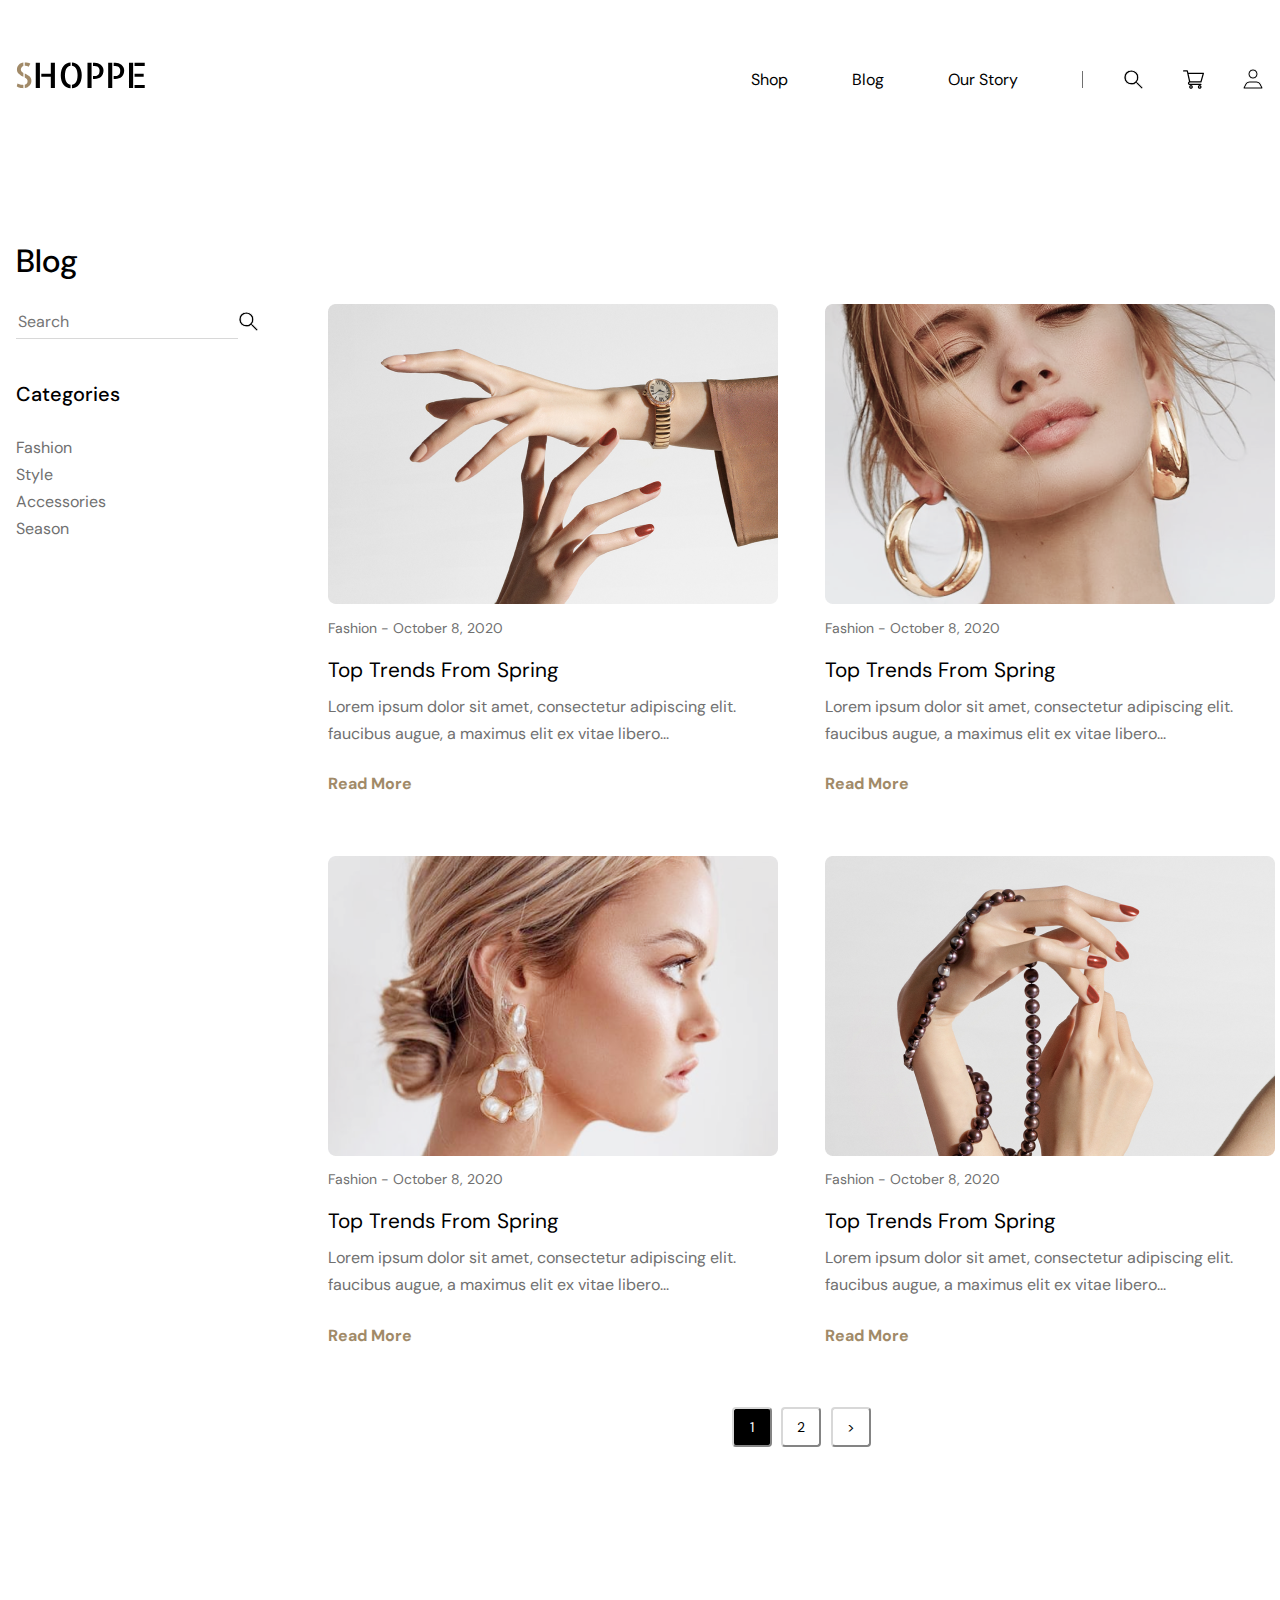
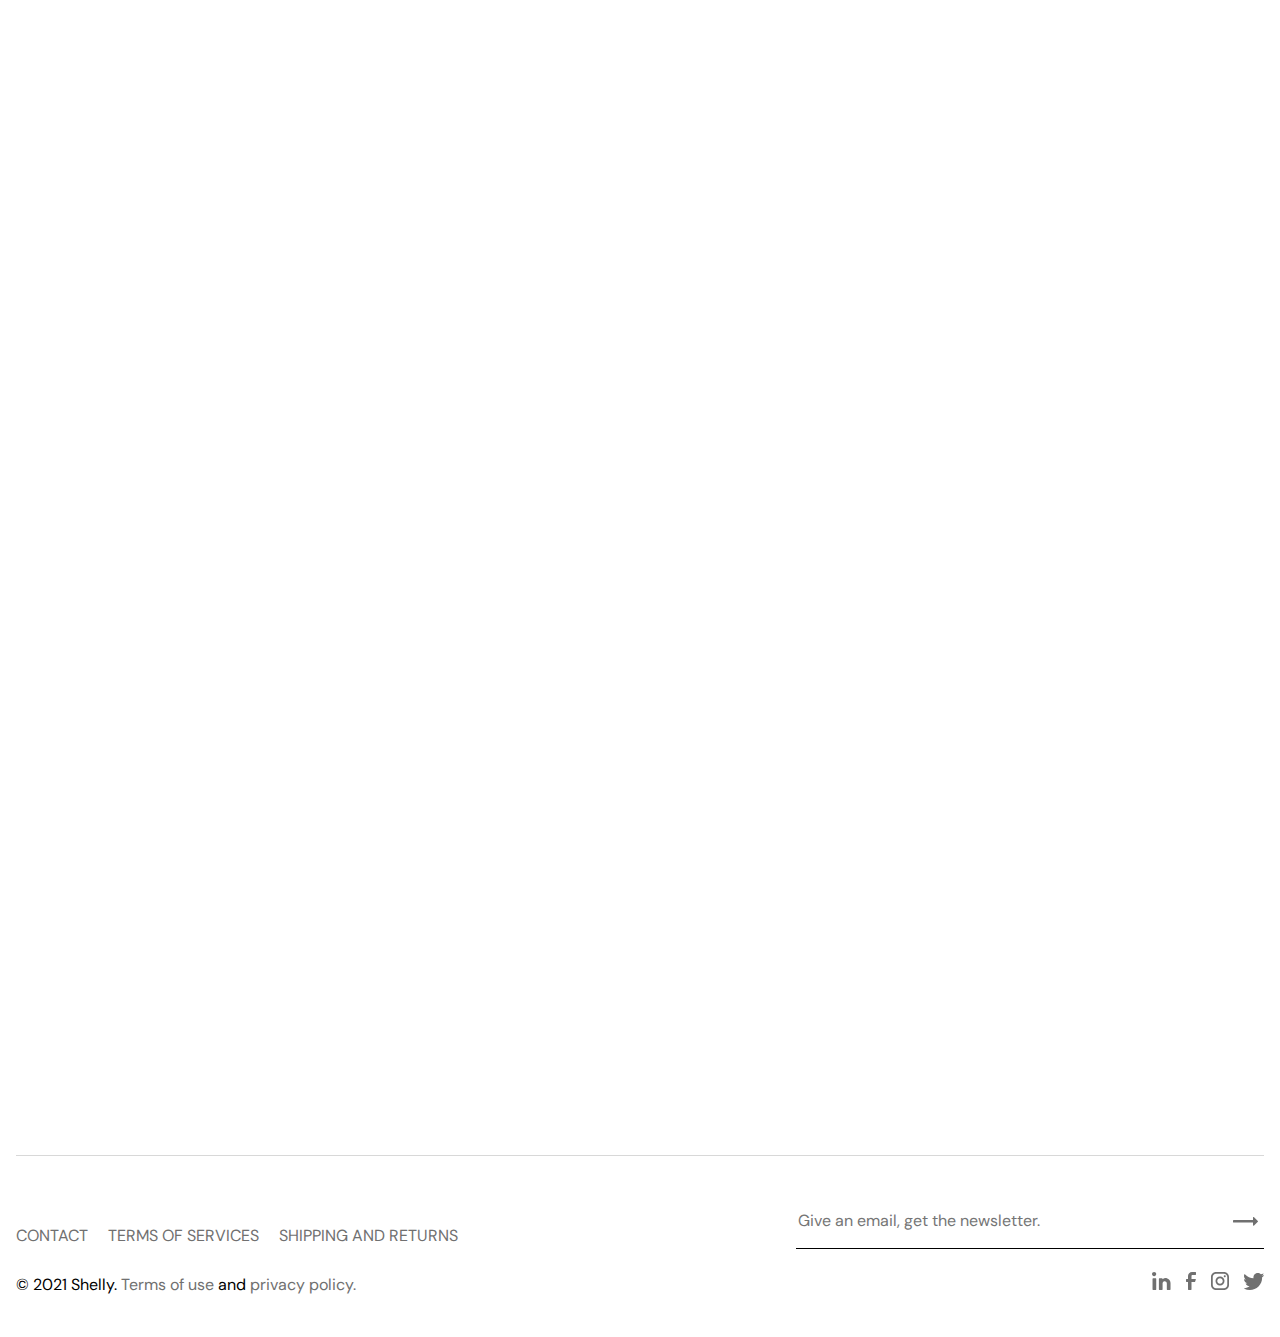
<file: index-blog.html>
<!DOCTYPE html>
<html lang="en">

<head>
  <meta charset="UTF-8" />
  <meta http-equiv="X-UA-Compatible" content="IE=edge" />
  <meta name="viewport" content="width=device-width, initial-scale=1.0" />
  <title>SHOPPE</title>
  <link rel="stylesheet" href="./styles/normalize.css" />
  <link rel="icon" href="./assest/vectors/icon.png" />
  <link rel="stylesheet" href="./styles/style-blog_mobile.css" />
  <link rel="stylesheet" href="./styles/style-blog_desktop.css" />
</head>

<body>
  <header>
    <div class="header-container">
      <div class="logo">
        <a class="logo__header" href="./index-main.html">
          <img src="./assest/vectors/logo.svg" alt="logo" />
        </a>
      </div>
      <nav class="header__nav">
        <ul class="nav__pages">
          <li>
            <a href="./index-product.html">Shop</a>
          </li>
          <li>
            <a href="#">Blog</a>
          </li>
          <li>
            <a href="#">Our Story</a>
          </li>
          <li>
            <div class="line"></div>
          </li>
        </ul>
        <ul class="nav__product">
          <li>
            <a href="#">
              <img src="./assest/vectors/search.svg" alt="search" />
            </a>
          </li>
          <li>
            <a href="./index-cart.html">
              <img src="./assest/vectors/shopping-cart.svg" alt="cart" />
            </a>
          </li>
          <li>
            <a href="#">
              <img src="./assest/vectors/person.svg" alt="person" />
            </a>
          </li>
        </ul>
      </nav>
    </div>
    <div class="header-mobile">
      <div class="header-mobile__container">
        <div class="mobile-logo">
          <a class="logo__header" href="./index-main.html">
            <img src="./assest/vectors/logo.svg" alt="logo" />
          </a>
        </div>
        <div class="header-mobile__main">
          <a href="./index-cart.html">
            <div class="header__bucket">
              <img src="./assest/vectors/shopping-cart.svg" alt="shopping-cart" />
              <div class="shopping-cart__item">1</div>
            </div>
          </a>
          <div class="header__burger">
            <nav class="header-mobile__nav">
              <input type="checkbox" id="burger" />
              <label for="burger">
                <img src="./assest/vectors/burger.svg" alt="burger" />
              </label>
              <ul class="nav-mobile__pages">
                <li>
                  <a href="./index-product.html">Shop</a>
                </li>
                <li>
                  <a href="#">Blog</a>
                </li>
                <li>
                  <a href="#">Our Story</a>
                </li>
              </ul>
            </nav>
          </div>
        </div>
      </div>
      <form class="header-mobile__search">
        <img src="./assest/vectors/search.svg" alt="search" />
        <input class="header-mobile__input" type="search" placeholder="Search" />
      </form>
      <div class="header-mobile__access">
        <a class="header-mobile-access__item" href="#">Earring</a>
        <a class="header-mobile-access__item" href="#">Necklace</a>
        <a class="header-mobile-access__item" href="#">Pin</a>
      </div>
    </div>
  </header>

  <main>
    <h1 class="main-blog__h1"> Blog </h1>
    <div class="main-container">

      <div class="main-blog__container">

        <form class="search-form">
          <input class="main-form__search" type="text" placeholder="Search" />
          <img src="./assest/vectors/search.svg" alt="search" />
        </form>
        <div class="main__blog-categories">
          <nav class="main__blog-categories__nav">
            <h4 class="h4-categories">Categories</h4>
            <ul class="categories-nav">
              <li>
                <a href="#">Fashion</a>
              </li>
              <li>
                <a href="#">Style</a>
              </li>
              <li>
                <a href="#">Accessories</a>
              </li>
              <li>
                <a href="#">Season</a>
              </li>
            </ul>
          </nav>
        </div>
      </div>
      <div class="main__blog">
        <div class="main__blog-article-one">
          <a href="#">
            <img src="assest/images/blogImg-01.png" alt="one">
          </a>
          <h6 class="body-medium">Fashion - October 8, 2020</h6>
          <h3 class="h3-black">Top Trends From Spring</h3>
          <h5 class="h5-gray">Lorem ipsum dolor sit amet, consectetur adipiscing elit. faucibus augue, a maximus elit ex
            vitae libero... </h5>
          <a href="#" class="read-more">Read More</a>
        </div>
        <div class="main__blog-article-two">
          <a href="#">
            <img src="assest/images/blogImg-02.png" alt="two">
          </a>
          <h6 class="body-medium">Fashion - October 8, 2020</h6>
          <h3 class="h3-black">Top Trends From Spring</h3>
          <h5 class="h5-gray">Lorem ipsum dolor sit amet, consectetur adipiscing elit. faucibus augue, a maximus elit ex
            vitae libero... </h5>
          <a href="#" class="read-more">Read More</a>
        </div>
        <div class="main__blog-article-three">
          <a href="#">
            <img src="assest/images/blogImg-03.png" alt="three">
          </a>
          <h6 class="body-medium">Fashion - October 8, 2020</h6>
          <h3 class="h3-black">Top Trends From Spring</h3>
          <h5 class="h5-gray">Lorem ipsum dolor sit amet, consectetur adipiscing elit. faucibus augue, a maximus elit ex
            vitae libero... </h5>
          <a href="#" class="read-more">Read More</a>
        </div>
        <div class="main__blog-article-four">
          <a href="#">
            <img src="assest/images/blogImg-04.png" alt="four">
          </a>
          <h6 class="body-medium">Fashion - October 8, 2020</h6>
          <h3 class="h3-black">Top Trends From Spring</h3>
          <h5 class="h5-gray">Lorem ipsum dolor sit amet, consectetur adipiscing elit. faucibus augue, a maximus elit ex
            vitae libero... </h5>
          <a href="#" class="read-more">Read More</a>
        </div>
        <div class="main-button">
          <button class="btn-one" type="button"> 1 </button>
          <button class="btn-two" type="button"> 2 </button>
          <button class="btn-next" type="button"> > </button>
        </div>
      </div>

    </div>
  </main>

  <footer>
    <div class="footer-container">
      <nav class="footer__nav">
        <ul class="footer-nav__href">
          <li><a href="./index-contact.html">CONTACT</a></li>
          <li><a href="#">TERMS OF SERVICES</a></li>
          <li><a href="#">SHIPPING AND RETURNS</a></li>
        </ul>
      </nav>
      <form class="footer__input" action="#">
        <input type="email" placeholder="Give an email, get the newsletter." />
        <button class="button__arrow">
          <img src="./assest/vectors/arrow.svg" alt="arrow" />
        </button>
      </form>
      <div class="footer__checkbox">
        <input class="footer-input__checkbox" type="checkbox" />
        <p class="footer-mobile__text">
          i agree to the website’s terms and conditions
        </p>
      </div>
      <span class="footer__privacy">© 2021 Shelly. <a href="#">Terms of use</a> and
        <a href="#"> privacy policy.</a>
      </span>
      <div class="footer__social">
        <a href="#">
          <img src="./assest/vectors/linkedIn.svg" alt="linkedIn" />
        </a>
        <a href="#">
          <img src="./assest/vectors/facebook.svg" alt="facebook" />
        </a>
        <a href="#">
          <img src="./assest/vectors/instagram.svg" alt="instagram" />
        </a>
        <a href="#">
          <img src="./assest/vectors/twitter.svg" alt="twitter" />
        </a>
      </div>
    </div>
  </footer>
</body>

</html>
</file>
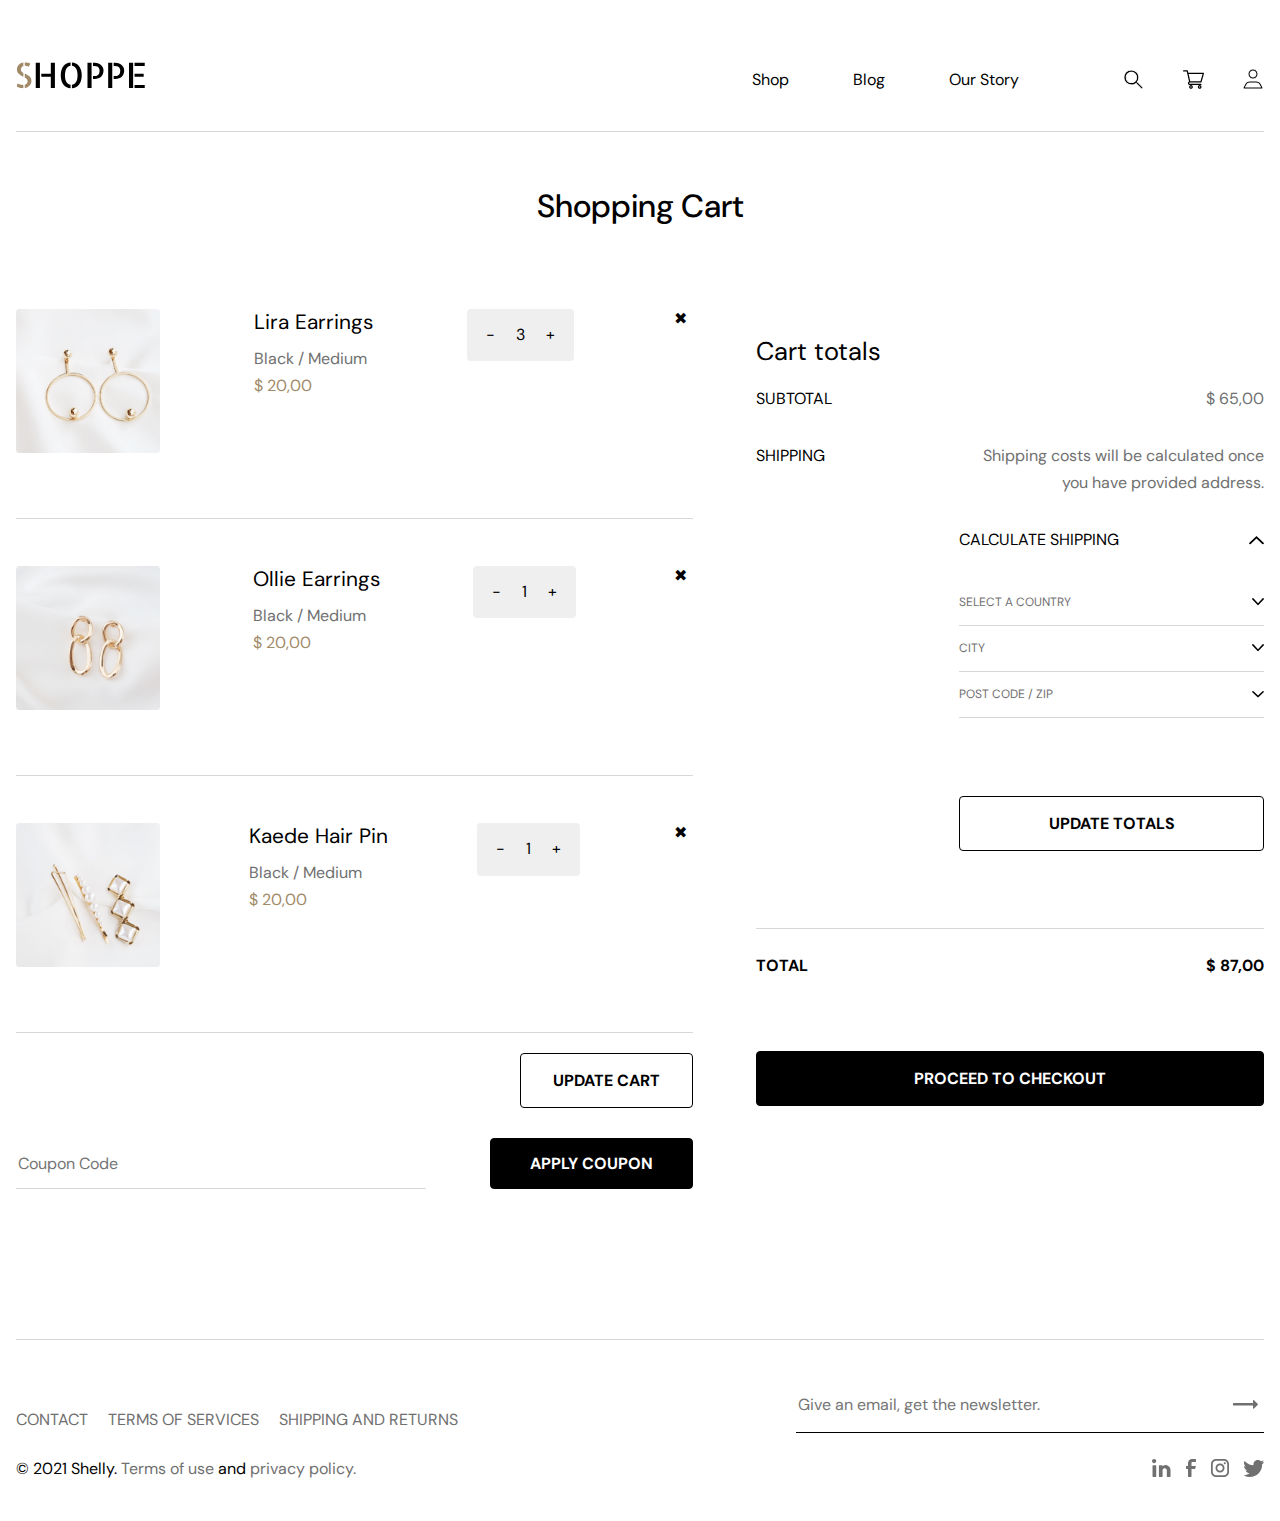
<file: index-cart.html>
<!DOCTYPE html>
<html lang="en">

<head>
    <meta charset="UTF-8">
    <meta http-equiv="X-UA-Compatible" content="IE=edge">
    <meta name="viewport" content="width=device-width, initial-scale=1.0">
    <title>SHOPPE</title>
    <link rel="stylesheet" href="./styles/normalize.css">
    <link rel="icon" href="./assest/vectors/icon.png">
    <link rel="stylesheet" href="./styles/style-cart_mobile.css">
    <link rel="stylesheet" href="./styles/style-cart_desktop.css">
</head>

<body>
    <header>
        <div class="header-container">
            <div class="logo">
                <a class="logo__header" href="./index-main.html">
                    <img src="./assest/vectors/logo.svg" alt="logo">
                </a>
            </div>
            <nav class="header__nav">
                <ul class="nav__pages">
                    <li>
                        <a href="./index-product.html">Shop</a>
                    </li>
                    <li>
                        <a href="./index-blog.html">Blog</a>
                    </li>
                    <li>
                        <a href="#">Our Story</a>
                    </li>
                    <li>
                        <div class="line">

                        </div>
                    </li>
                </ul>
                <ul class="nav__product">
                    <li><a href="#">
                            <img src="./assest/vectors/search.svg" alt="search">
                        </a></li>
                    <li><a href="./index-cart.html">
                            <img src="./assest/vectors/shopping-cart.svg" alt="cart">
                        </a></li>
                    <li><a href="#">
                            <img src="./assest/vectors/person.svg" alt="person">
                        </a></li>
                </ul>
            </nav>

        </div>
        <div class="header-mobile">
            <div class="header-mobile__container">
                <div class="mobile-logo">
                    <a class="logo__header" href="./index-main.html">
                        <img src="./assest/vectors/logo.svg" alt="logo">
                    </a>
                </div>
                <div class="header-mobile__main">
                    <a href="./index-cart.html">
                        <div class="header__bucket">
                            <img src="./assest/vectors/shopping-cart.svg" alt="shopping-cart">
                            <div class="shopping-cart__item">1</div>
                        </div>
                    </a>
                    <div class="header__burger">

                        <nav class="header-mobile__nav">
                            <input type="checkbox" id="burger">
                            <label for="burger">
                                <img src="./assest/vectors/burger.svg" alt="burger">
                            </label>
                            <ul class="nav-mobile__pages">
                                <li>
                                    <a href="./index-product.html">Shop</a>
                                </li>
                                <li>
                                    <a href="./index-blog.html">Blog</a>
                                </li>
                                <li>
                                    <a href="#">Our Story</a>
                                </li>
                            </ul>
                        </nav>
                    </div>
                </div>
            </div>
            <form class="header-mobile__search">

                <img src="./assest/vectors/search.svg" alt="search">
                <input class="header-mobile__input" type="search" placeholder="Search">
            </form>
            <div class="header-mobile__access">
                <a class="header-mobile-access__item" href="#">Earring</a>
                <a class="header-mobile-access__item" href="#">Necklace</a>
                <a class="header-mobile-access__item" href="#">Pin</a>
            </div>
        </div>
    </header>

    <main>

        <div class="main-shopping-cart">
            <h1 class="main-shopping-cart__h1"> Shopping Cart </h1>
            <div class="main-shopping-cart__container">
                <div class="main-shopping-cart__container-product">
                    <div class="main-shopping-cart__product-Lira">
                        <a href="#">
                            <img src="assest/images/product-1.png" alt="lira">
                        </a>
                        <div class="main-shopping-cart__title">
                            <h3 class="h3-black">Lira Earrings</h3>
                            <h5 class="h5-gray">Black / Medium </h5>
                            <h5 class="h5-gold">$ 20,00</h5>

                        </div>
                        <div class="main-shopping-cart__number">
                            <div class="main-shopping-cart__product-button">
                                <button class="decrease" type="button"> - </button>
                                <span class="main-shopping-cart__button-button">3</span>
                                <button class="increase" type="button"> + </button>
                            </div>
                        </div>
                        <button class="main-shopping-cart__close" id="main-shopping-cart_close">✖</button>
                    </div>
                    <div class="line">

                    </div>
                    <div class="main-shopping-cart__product-Ollie">
                        <a href="#">
                            <img src="assest/images/product-2.png" alt="Ollie">
                        </a>
                        <div class="main-shopping-cart__title">
                            <h3 class="h3-black">Ollie Earrings</h3>
                            <h5 class="h5-gray">Black / Medium </h5>
                            <h5 class="h5-gold">$ 20,00</h5>
                        </div>
                        <div class="main-shopping-cart__number">
                            <div class="main-shopping-cart__product-button">
                                <button class="decrease" type="button"> - </button>
                                <span class="main-shopping-cart__button-button">1</span>
                                <button class="increase" type="button"> + </button>
                            </div>
                        </div>
                        <button class="main-shopping-cart__close">✖</button>
                    </div>
                    <div class="line">

                    </div>
                    <div class="main-shopping-cart__product-Kaede">
                        <a href="#">
                            <img src="assest/images/product-3.png" alt="Kaede">
                        </a>
                        <div class="main-shopping-cart__title">
                            <h3 class="h3-black">Kaede Hair Pin</h3>
                            <h5 class="h5-gray">Black / Medium </h5>
                            <h5 class="h5-gold">$ 20,00</h5>
                        </div>
                        <div class="main-shopping-cart__number">
                            <div class="main-shopping-cart__product-button">
                                <button class="decrease" type="button"> - </button>
                                <span class="main-shopping-cart__button-button">1</span>
                                <button class="increase" type="button"> + </button>
                            </div>
                        </div>
                        <button class="main-shopping-cart__close">✖</button>
                    </div>
                    <div class="line">

                    </div>
                    <div class="main-shopping-cart__form-button">
                        <div class="main-shopping-cart__button-update">
                            <button class="button__white"> UPDATE CART </button>

                        </div>
                        <form class="shopping-form">
                            <input class="main-shopping-cart__form-button-input" type="text"
                                placeholder="Coupon Code" />
                            <button class="button__black"> APPLY COUPON </button>
                        </form>

                        <form class="shopping-form__mob">
                            <input class="main-shopping-cart__form-button-input-mob" type="text"
                                placeholder="Coupon Code" />
                        </form>
                        <button class="button__black__mob"> APPLY COUPON </button>

                    </div>
                </div>
                <div class="main-shopping-cart__container-cart">
                    <h2 class="main-shopping-cart__h2">Cart totals</h2>
                    <div class="main-shopping-cart__sides">
                        <div class="main-shopping-cart__sub">
                            <h5 class="h5-black">SUBTOTAL</h5>
                            <h5 class="h5-gray h5-gray-width">$ 65,00</h5>
                        </div>
                        <div class="main-shopping-cart__ship">
                            <h5 class="h5-black">SHIPPING</h5>
                            <h5 class="h5-gray h5-gray-width"> Shipping costs will be calculated
                                once you have provided address.</h5>
                        </div>
                        <div class="main-shopping-cart__calculate">
                            <div class="main-shopping-cart__calculate-ship">
                                <h5 class="h5-black__two">CALCULATE SHIPPING </h5>
                                <img class="calculate" src="assest/vectors/arrow-top.svg" alt="calculate">
                            </div>
                            <div class="main-shopping-cart__countrySelect">
                                <h5 class="h5-gray__two">SELECT A COUNTRY</h5>
                                <img class="calculate" src="assest/vectors/arrow-bottom.svg" alt="calculate">
                            </div>
                            <div class="line">

                            </div>
                            <div class="main-shopping-cart__city">
                                <h5 class="h5-gray__two">CITY</h5>
                                <img class="calculate" src="assest/vectors/arrow-bottom.svg" alt="calculate">
                            </div>
                            <div class="line">

                            </div>
                            <div class="main-shopping-cart__post">
                                <h5 class="h5-gray__two">POST CODE / ZIP</h5>
                                <img class="calculate" src="assest/vectors/arrow-bottom.svg" alt="calculate">
                            </div>
                            <div class="line">

                            </div>
                        </div>
                        <div class="main-shopping-cart__button-totals">
                            <button class="button__white-two"> UPDATE TOTALS </button>

                        </div>
                    </div>

                    <div class="line">

                    </div>

                    <div class="main-shopping-cart__rightSide-total">
                        <h5 class="h5-total">TOTAL</h5>
                        <h5 class="h5-total">$ 87,00</h5>
                    </div>
                    <button class="button__black-two"> PROCEED TO CHECKOUT </button>

                </div>

            </div>

        </div>
    </main>
    <footer>
        <div class="footer-container">
            <nav class="footer__nav">
                <ul class="footer-nav__href">
                    <li><a href="./index-contact.html">CONTACT</a></li>
                    <li><a href="#">TERMS OF SERVICES</a></li>
                    <li><a href="#">SHIPPING AND RETURNS</a></li>
                </ul>
            </nav>
            <form class="footer__input" action="#">
                <input type="email" placeholder="Give an email, get the newsletter.">
                <button class="button__arrow"><img src="./assest/vectors/arrow.svg" alt="arrow"> </button>
            </form>
            <span class="footer__privacy">© 2021 Shelly. <a href="#">Terms of use</a> and <a href="#"> privacy
                    policy.</a></span>
            <div class="footer__social">
                <a href="#">
                    <img src="./assest/vectors/linkedIn.svg" alt="linkedIn">
                </a>
                <a href="#">
                    <img src="./assest/vectors/facebook.svg" alt="facebook">
                </a>
                <a href="#">
                    <img src="./assest/vectors/instagram.svg" alt="instagram">
                </a>
                <a href="#">
                    <img src="./assest/vectors/twitter.svg" alt="twitter">
                </a>
            </div>
        </div>
    </footer>
</body>

</html>
</file>
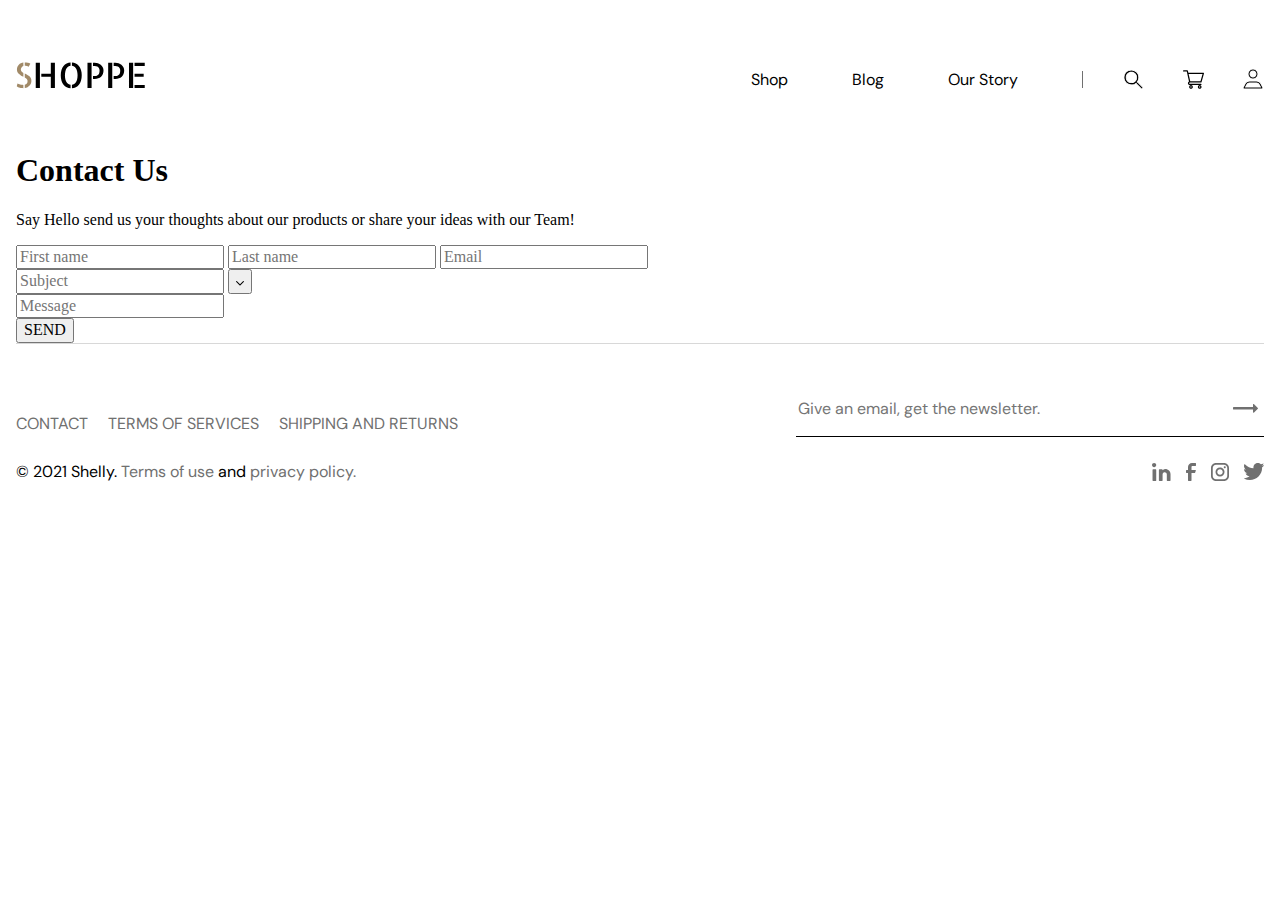
<file: index-contact.html>
<!DOCTYPE html>
<html lang="en">

<head>
  <meta charset="UTF-8">
  <meta http-equiv="X-UA-Compatible" content="IE=edge">
  <meta name="viewport" content="width=device-width, initial-scale=1.0">
  <title>SHOPPE</title>
  <link rel="stylesheet" href="./styles/normalize.css" />
  <link rel="icon" href="./assest/vectors/icon.png" />
  <link rel="stylesheet" href="./styles/style-contact_mobile.css" />
  <link rel="stylesheet" href="./styles/style-contact_desktop.css" />
</head>

<body>
  <header>
    <div class="header-container">
      <div class="logo">
        <a class="logo__header" href="./index-main.html">
          <img src="./assest/vectors/logo.svg" alt="logo" />
        </a>
      </div>
      <nav class="header__nav">
        <ul class="nav__pages">
          <li>
            <a href="./index-product.html">Shop</a>
          </li>
          <li>
            <a href="./index-blog.html">Blog</a>
          </li>
          <li>
            <a href="#">Our Story</a>
          </li>
          <li>
            <div class="line"></div>
          </li>
        </ul>
        <ul class="nav__product">
          <li>
            <a href="#">
              <img src="./assest/vectors/search.svg" alt="search" />
            </a>
          </li>
          <li>
            <a href="./index-cart.html">
              <img src="./assest/vectors/shopping-cart.svg" alt="cart" />
            </a>
          </li>
          <li>
            <a href="#">
              <img src="./assest/vectors/person.svg" alt="person" />
            </a>
          </li>
        </ul>
      </nav>
    </div>
    <div class="header-mobile">
      <div class="header-mobile__container">
        <div class="mobile-logo">
          <a class="logo__header" href="./index-main.html">
            <img src="./assest/vectors/logo.svg" alt="logo" />
          </a>
        </div>
        <div class="header-mobile__main">
          <a href="./index-cart.html">
            <div class="header__bucket">
              <img src="./assest/vectors/shopping-cart.svg" alt="shopping-cart" />
              <div class="shopping-cart__item">1</div>
            </div>
          </a>
          <div class="header__burger">
            <nav class="header-mobile__nav">
              <input type="checkbox" id="burger" />
              <label for="burger">
                <img src="./assest/vectors/burger.svg" alt="burger" />
              </label>
              <ul class="nav-mobile__pages">
                <li>
                  <a href="./index-product.html">Shop</a>
                </li>
                <li>
                  <a href="./index-blog.html">Blog</a>
                </li>
                <li>
                  <a href="#">Our Story</a>
                </li>
              </ul>
            </nav>
          </div>
        </div>
      </div>
      <form class="header-mobile__search">
        <img src="./assest/vectors/search.svg" alt="search" />
        <input class="header-mobile__input" type="search" placeholder="Search" />
      </form>
      <div class="header-mobile__access">
        <a class="header-mobile-access__item" href="#">Earring</a>
        <a class="header-mobile-access__item" href="#">Necklace</a>
        <a class="header-mobile-access__item" href="#">Pin</a>
      </div>
    </div>
  </header>
  <main>
    <section class="contact">
      <div class="contact-container">
        <h1>Contact Us</h1>
        <p class="contact-description">Say Hello send us your thoughts about our products or share
          your ideas with our Team!</p>
        <div class="contact-inputs">
          <input class="contact-input" type="text" placeholder="First name">
          <input class="contact-input" type="text" placeholder="Last name">
          <input class="contact-input" type="email" placeholder="Email">
          <div class="contact-subject">
            <div class="contact-subject-input ">
              <input class="contact-input-modified " placeholder="Subject" type="text" name="subject" />
              <button class="input-contact-arrow"> <img src="./assest/vectors/arrow-bottom.svg" alt="arrow-bottom">
              </button>
            </div>

          </div>
          <input class="contact-input contact-input-message" type="text" placeholder="Message">

        </div>
        <button class="button-contact--black">SEND</button>
      </div>

    </section>

  </main>

  <footer>
    <div class="footer-container">
      <nav class="footer__nav">
        <ul class="footer-nav__href">
          <li><a href="#">CONTACT</a></li>
          <li><a href="#">TERMS OF SERVICES</a></li>
          <li><a href="#">SHIPPING AND RETURNS</a></li>
        </ul>
      </nav>
      <form class="footer__input" action="#">
        <input type="email" placeholder="Give an email, get the newsletter." />
        <button class="button__arrow">
          <img src="./assest/vectors/arrow.svg" alt="arrow" />
        </button>
      </form>
      <div class="footer__checkbox">
        <input class="footer-input__checkbox" type="checkbox" />
        <p class="footer-mobile__text">
          i agree to the website’s terms and conditions
        </p>
      </div>
      <span class="footer__privacy">© 2021 Shelly. <a href="#">Terms of use</a> and
        <a href="#"> privacy policy.</a>
      </span>
      <div class="footer__social">
        <a href="#">
          <img src="./assest/vectors/linkedIn.svg" alt="linkedIn" />
        </a>
        <a href="#">
          <img src="./assest/vectors/facebook.svg" alt="facebook" />
        </a>
        <a href="#">
          <img src="./assest/vectors/instagram.svg" alt="instagram" />
        </a>
        <a href="#">
          <img src="./assest/vectors/twitter.svg" alt="twitter" />
        </a>
      </div>
    </div>
  </footer>
</body>

</html>
</file>
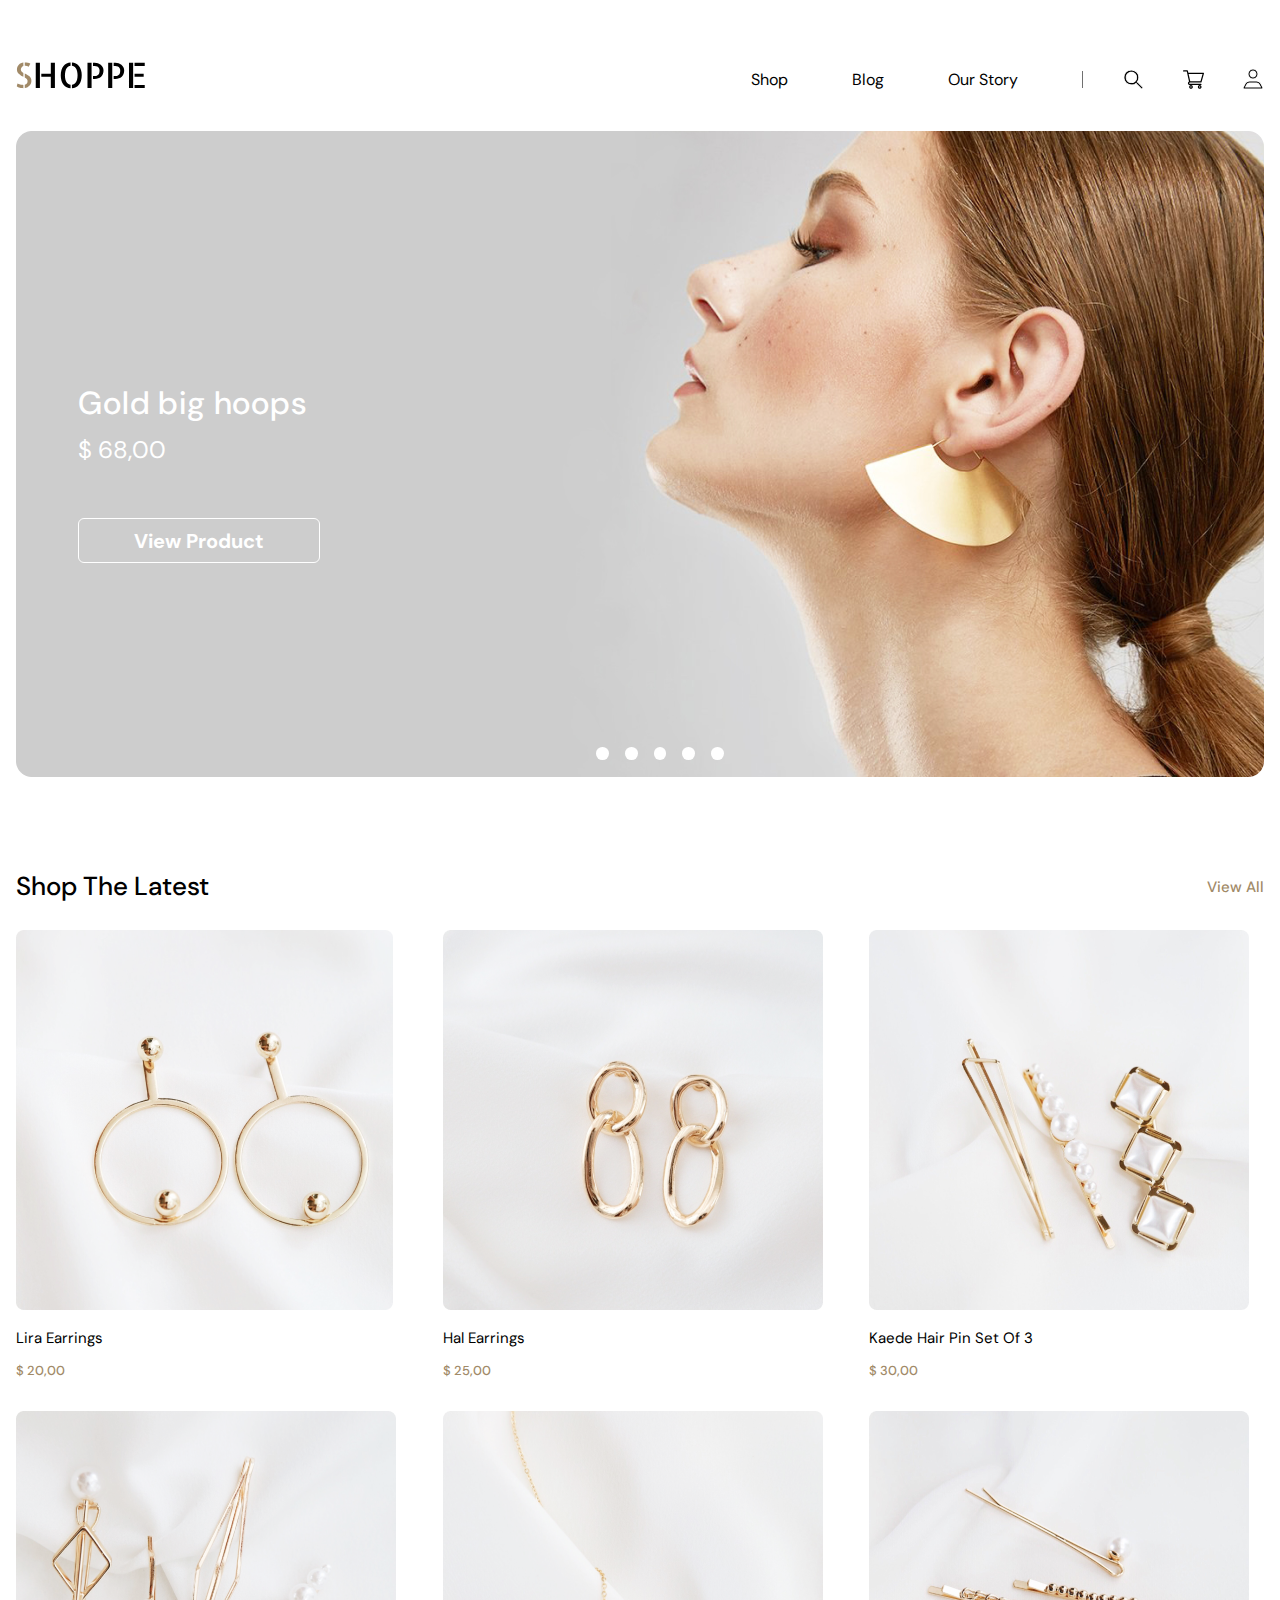
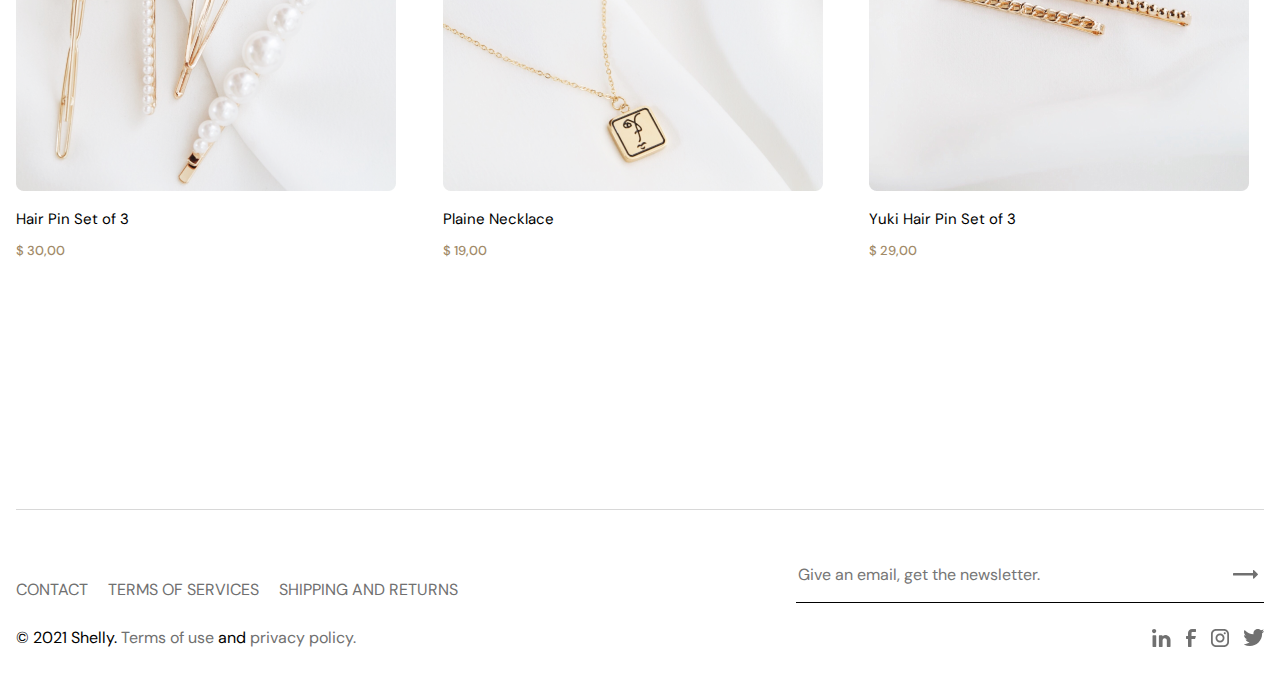
<file: index-main.html>
<!DOCTYPE html>
<html lang="en">

<head>
  <meta charset="UTF-8" />
  <meta http-equiv="X-UA-Compatible" content="IE=edge" />
  <meta name="viewport" content="width=device-width, initial-scale=1.0" />
  <title>SHOPPE</title>
  <link rel="stylesheet" href="./styles/normalize.css" />
  <link rel="icon" href="./assest/vectors/icon.png" />
  <link rel="stylesheet" href="./styles/style-main_mobile.css" />
  <link rel="stylesheet" href="./styles/style-main_desktop.css" />
</head>

<body>
  <header>
    <div class="header-container">
      <div class="logo">
        <a class="logo__header" href="./index-main.html">
          <img src="./assest/vectors/logo.svg" alt="logo" />
        </a>
      </div>
      <nav class="header__nav">
        <ul class="nav__pages">
          <li>
            <a href="./index-product.html">Shop</a>
          </li>
          <li>
            <a href="./index-blog.html">Blog</a>
          </li>
          <li>
            <a href="#">Our Story</a>
          </li>
          <li>
            <div class="line"></div>
          </li>
        </ul>
        <ul class="nav__product">
          <li>
            <a href="#">
              <img src="./assest/vectors/search.svg" alt="search" />
            </a>
          </li>
          <li>
            <a href="./index-cart.html">
              <img src="./assest/vectors/shopping-cart.svg" alt="cart" />
            </a>
          </li>
          <li>
            <a href="#">
              <img src="./assest/vectors/person.svg" alt="person" />
            </a>
          </li>
        </ul>
      </nav>
    </div>
    <div class="header-mobile">
      <div class="header-mobile__container">
        <div class="mobile-logo">
          <a class="logo__header" href="./index-main.html">
            <img src="./assest/vectors/logo.svg" alt="logo" />
          </a>
        </div>
        <div class="header-mobile__main">
          <a href="./index-cart.html">
            <div class="header__bucket">
              <img src="./assest/vectors/shopping-cart.svg" alt="shopping-cart" />
              <div class="shopping-cart__item">1</div>
            </div>
          </a>
          <div class="header__burger">
            <nav class="header-mobile__nav">
              <input type="checkbox" id="burger" />
              <label for="burger">
                <img src="./assest/vectors/burger.svg" alt="burger" />
              </label>
              <ul class="nav-mobile__pages">
                <li>
                  <a href="./index-product.html">Shop</a>
                </li>
                <li>
                  <a href="./index-blog.html">Blog</a>
                </li>
                <li>
                  <a href="#">Our Story</a>
                </li>
              </ul>
            </nav>
          </div>
        </div>
      </div>
      <form class="header-mobile__search">
        <img src="./assest/vectors/search.svg" alt="search" />
        <input class="header-mobile__input" type="search" placeholder="Search" />
      </form>
      <div class="header-mobile__access">
        <a class="header-mobile-access__item" href="#">Earring</a>
        <a class="header-mobile-access__item" href="#">Necklace</a>
        <a class="header-mobile-access__item" href="#">Pin</a>
      </div>
    </div>
  </header>
  <main>
  <section class="bunner-container">
    <div>
      <img class="bunner-container__background" src="assest/images/main-image.png" alt="bunner-container__background" />
    </div>
    <div class="bunner-container__text">
      <h1 class="bunner-container__h1">Gold big hoops</h1>
      <h2 class="bunner-container__h2">$ 68,00</h2>
      <a href="#" class="button__bunner-container">

        View Product

      </a>
    </div>
    <ul class="bunner-container__navigation">
      <li></li>
      <li></li>
      <li></li>
      <li></li>
      <li></li>
    </ul>
  </section>
  <section class="section">
    <div class="section__head">
      <h2 class="section__head-title">Shop The Latest</h2>
      <a href="#" class="section__head-view">View All</a>
    </div>
    <div class="section__shop">
      <div class="section__shop-lira-earrings">
        <a href="#">
          <img class="section__shop-img" src="./assest/images/product-1.png" alt="product-1" />
        </a>

        <a href="#" class="section__shop-product">Lira Earrings</a>
        <span class="section__shop-price">$ 20,00</span>
      </div>

      <div class="section__shop-hal-earrings">
        <a href="#">
          <img class="section__shop-img" src="./assest/images/product-2.png" alt="product-2" />
        </a>

        <a href="#" class="section__shop-product">Hal Earrings</a>
        <span class="section__shop-price">$ 25,00</span>
      </div>

      <div class="section__shop-ollie-earrings">
        <a href="#">
          <img class="section__shop-img" src="./assest/images/product-2.png" alt="product-2" />
        </a>
        <a href="#" class="section__shop-product">Ollie Earrings</a>
        <span class="section__shop-price">$ 25,00</span>
      </div>

      <div class="section__shop-hal-earrings-big">
        <a href="# " class="section__shop-hal-earrings-big__a">
          <span class="section__shop-category">Earring</span>
          <span class="section__shop-product"> Hal Earrings </span>
          <span class="section__shop-price">$ 23,00</span>
        </a>
      </div>




      <div class="section__shop-kaede-pin-set">
        <a href="">
          <img class="section__shop-img" src="./assest/images/product-3.png" alt="product-3" />
        </a>

        <a href="#" class="section__shop-product">Kaede Hair Pin Set Of 3</a>
        <span class="section__shop-price">$ 30,00</span>
      </div>

      <div class="section__shop-hair-pin-set">
        <a href="">
          <img class="section__shop-img" src="./assest/images/product-4.png" alt="product-4" />
        </a>

        <a href="#" class="section__shop-product">Hair Pin Set of 3</a>
        <span class="section__shop-price">$ 30,00</span>
      </div>

      <div class="section__shop-plaine-necklace">
        <a href="">
          <img class="section__shop-img" src="./assest/images/product-5.png" alt="product-5" /></a>

        <a href="#" class="section__shop-product">Plaine Necklace</a>
        <span class="section__shop-price">$ 19,00</span>
      </div>

      <div class="section__shop-yuki-hair-set">
        <a href="">
          <img class="section__shop-img" src="./assest/images/product-6.png" alt="product-6" />
        </a>

        <a href="#" class="section__shop-product">Yuki Hair Pin Set of 3</a>
        <span class="section__shop-price">$ 29,00</span>
      </div>
    </div>
  </section>
</main>
  <footer>
    <div class="footer-container">
      <nav class="footer__nav">
        <ul class="footer-nav__href">
          <li><a href="./index-contact.html">CONTACT</a></li>
          <li><a href="#">TERMS OF SERVICES</a></li>
          <li><a href="#">SHIPPING AND RETURNS</a></li>
        </ul>
      </nav>
      <form class="footer__input" action="#">
        <input type="email" placeholder="Give an email, get the newsletter." />
        <button class="button__arrow">
          <img src="./assest/vectors/arrow.svg" alt="arrow" />
        </button>
      </form>
      <div class="footer__checkbox">
        <input class="footer-input__checkbox" type="checkbox" />
        <p class="footer-mobile__text">
          i agree to the website’s terms and conditions
        </p>
      </div>
      <span class="footer__privacy">© 2021 Shelly. <a href="#">Terms of use</a> and
        <a href="#"> privacy policy.</a>
      </span>
      <div class="footer__social">
        <a href="#">
          <img src="./assest/vectors/linkedIn.svg" alt="linkedIn" />
        </a>
        <a href="#">
          <img src="./assest/vectors/facebook.svg" alt="facebook" />
        </a>
        <a href="#">
          <img src="./assest/vectors/instagram.svg" alt="instagram" />
        </a>
        <a href="#">
          <img src="./assest/vectors/twitter.svg" alt="twitter" />
        </a>
      </div>
    </div>
  </footer>
</body>

</html>
</file>
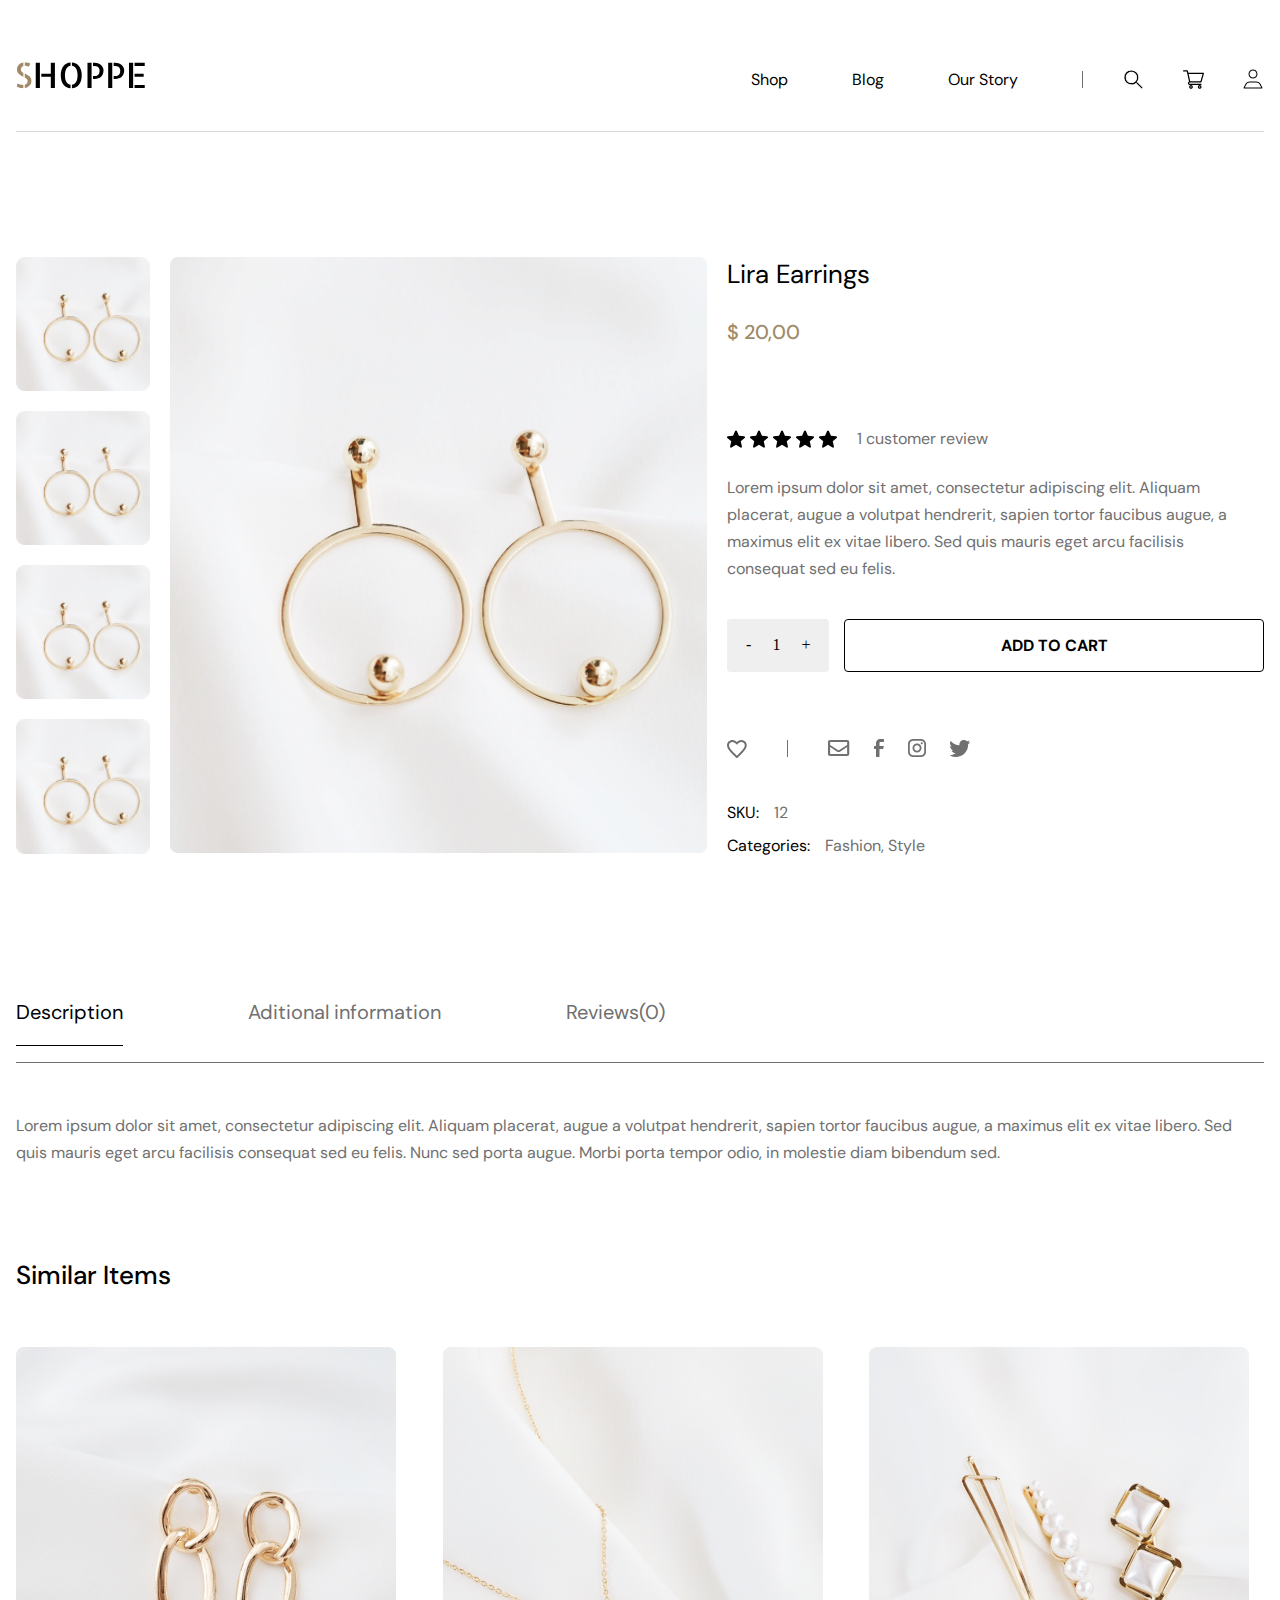
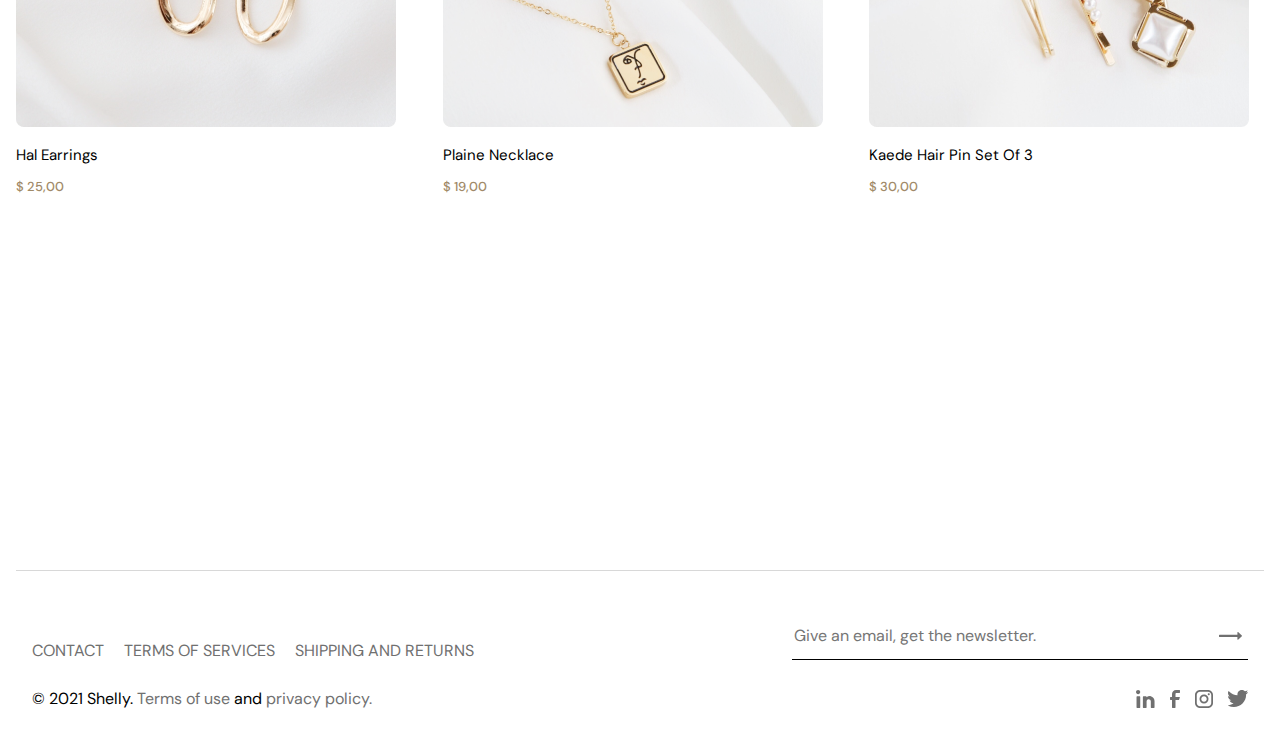
<file: index-product.html>
<!DOCTYPE html>
<html lang="en">

<head>
  <meta charset="UTF-8" />
  <meta http-equiv="X-UA-Compatible" content="IE=edge" />
  <meta name="viewport" content="width=device-width, initial-scale=1.0" />
  <title>SHOPPE</title>
  <link rel="stylesheet" href="./styles/normalize.css" />
  <link rel="icon" href="./assest/vectors/icon.png" />
  <link rel="stylesheet" href="./styles/style-product_mobile.css" />
  <link rel="stylesheet" href="./styles/style-product_desktop.css" />
</head>

<body>
  <header>
    <div class="header-container">
      <div class="logo">
        <a class="logo__header" href="./index-main.html">
          <img src="./assest/vectors/logo.svg" alt="logo" />
        </a>
      </div>
      <nav class="header__nav">
        <ul class="nav__pages">
          <li>
            <a href="./index-product.html">Shop</a>
          </li>
          <li>
            <a href="./index-blog.html">Blog</a>
          </li>
          <li>
            <a href="#">Our Story</a>
          </li>
          <li>
            <div class="line"></div>
          </li>
        </ul>
        <ul class="nav__product">
          <li>
            <a href="#">
              <img src="./assest/vectors/search.svg" alt="search" />
            </a>
          </li>
          <li>
            <a href="./index-cart.html">
              <img src="./assest/vectors/shopping-cart.svg" alt="cart" />
            </a>
          </li>
          <li>
            <a href="#">
              <img src="./assest/vectors/person.svg" alt="person" />
            </a>
          </li>
        </ul>
      </nav>
    </div>
    <div class="header-mobile">
      <div class="header-mobile__container">
        <div class="mobile-logo">
          <a class="logo__header" href="./index-main.html">
            <img src="./assest/vectors/logo.svg" alt="logo" />
          </a>
        </div>
        <div class="header-mobile__main">
          <a href="./index-cart.html">
            <div class="header__bucket">
              <img src="./assest/vectors/shopping-cart.svg" alt="shopping-cart" />
              <div class="shopping-cart__item">1</div>
            </div>
          </a>
          <div class="header__burger">
            <nav class="header-mobile__nav">
              <input type="checkbox" id="burger" />
              <label for="burger">
                <img src="./assest/vectors/burger.svg" alt="burger" />
              </label>
              <ul class="nav-mobile__pages">
                <li>
                  <a href="./index-product.html">Shop</a>
                </li>
                <li>
                  <a href="./index-blog.html">Blog</a>
                </li>
                <li>
                  <a href="#">Our Story</a>
                </li>
              </ul>
            </nav>
          </div>
        </div>
      </div>
      <form class="header-mobile__search">
        <img src="./assest/vectors/search.svg" alt="search" />
        <input class="header-mobile__input" type="search" placeholder="Search" />
      </form>
      <div class="header-mobile__access">
        <a class="header-mobile-access__item" href="#">Earring</a>
        <a class="header-mobile-access__item" href="#">Necklace</a>
        <a class="header-mobile-access__item" href="#">Pin</a>
      </div>
    </div>
  </header>
  <main>
    <section class="product-card">
      <div class="product-container">
        <div class="product-container__main product-container-main">
          <div class="product-main__small-img">
            <img src="./assest/images/lira-earnings-small.png" alt="lira-earnings" />
            <img src="./assest/images/lira-earnings-small.png" alt="lira-earnings" />
            <img src="./assest/images/lira-earnings-small.png" alt="lira-earnings" />
            <img src="./assest/images/lira-earnings-small.png" alt="lira-earnings" />
          </div>
          <div class="product-main__big-img">
            <img src="./assest/images/lira-earnings.png" alt="lira-earnings" />
          </div>
          <div class="product-main__description">
            <div class="product-main__title">
              <h2>Lira Earrings</h2>
              <div class="mobile-title-share">
                <h4 class="h4-gold h4-earrings">$ 20,00</h4>
                <img class="mobile-share" src="./assest/vectors/share.svg" alt="share" />
              </div>
            </div>
            <div class="product-main__rating">
              <div class="rating__stars">
                <img src="./assest/vectors/star.svg" alt="star" />
                <img src="./assest/vectors/star.svg" alt="star" />
                <img src="./assest/vectors/star.svg" alt="star" />
                <img src="./assest/vectors/star.svg" alt="star" />
                <img src="./assest/vectors/star.svg" alt="star" />
              </div>
              <h5 class="h5-gray">1 customer review</h5>
            </div>
            <div class="product-main__text">
              <p class="h5-gray text-hidden">
                Lorem ipsum dolor sit amet, consectetur adipiscing elit.
                Aliquam placerat, augue a volutpat hendrerit, sapien tortor
                faucibus augue, a maximus elit ex vitae libero. Sed quis
                mauris eget arcu facilisis consequat sed eu felis.
              </p>
              <button class="button__view-more">
                View more
                <img src="./assest/vectors/arrow-right.svg" alt="arrow-right" />
              </button>
            </div>
            <div class="product-main__quantity">
              <div class="product-main__number">
                <button class="number__add">-</button>
                <span class="product-number__item">1</span>
                <button class="number__add">+</button>
              </div>
              <button class="button__card">ADD TO CART</button>
            </div>
            <div class="product-main__wishlist">
              <img src="./assest/vectors/like.svg" alt="like" />
              <div class="line"></div>
              <div class="product-main__social">
                <a href="#">
                  <img src="./assest/vectors/email.svg" alt="email" /></a>
                <a href="#"><img src="./assest/vectors/facebook.svg" alt="facebook" /></a>
                <a href="#"><img src="./assest/vectors/instagram.svg" alt="instagram" /></a>
                <a href="#"><img src="./assest/vectors/twitter.svg" alt="twitter" /></a>
              </div>
            </div>
            <div class="product-main__sku">
              <h5>SKU:</h5>
              <h5 class="h5-gray">12</h5>
            </div>
            <div class="product-main__сategories">
              <h5>Categories:</h5>
              <h5 class="h5-gray">Fashion, Style</h5>
            </div>
          </div>
        </div>
        <div class="product-container__description">
          <div class="product-description__titles">
            <a class="h3__href" href="#">
              <h3 class="h3-active">Description</h3>
              <img class="arrow-bottom__mobile" src="./assest/vectors/arrow-bottom.svg" alt="arrow-bottom" />
            </a>
            <a class="h3__href" href="#">
              <h3 class="h3-inactive">Aditional information</h3>
              <img class="arrow-bottom__mobile" src="./assest/vectors/arrow-bottom.svg" alt="arrow-bottom" />
            </a>
            <a class="h3__href" href="#">
              <h3 class="h3-inactive">Reviews(0)</h3>
              <img class="arrow-bottom__mobile" src="./assest/vectors/arrow-bottom.svg" alt="arrow-bottom" />
            </a>
          </div>
          <p class="product-main__text product-main__text-hidden h5-gray">
            Lorem ipsum dolor sit amet, consectetur adipiscing elit. Aliquam
            placerat, augue a volutpat hendrerit, sapien tortor faucibus
            augue, a maximus elit ex vitae libero. Sed quis mauris eget arcu
            facilisis consequat sed eu felis. Nunc sed porta augue. Morbi
            porta tempor odio, in molestie diam bibendum sed.
          </p>
        </div>
      </div>
    </section>
    <section class="section">
      <div class="section__head">
        <h2 class="section__head-title">Similar Items</h2>
        <a href="#" class="section__head-view">View All</a>
      </div>
      <div class="section__shop">
        <div class="section__shop-hal-earrings">
          <a href="#">
            <img class="section__shop-img" src="./assest/images/product-2.png" alt="product-2" />
          </a>

          <a href="#" class="section__shop-product">Hal Earrings</a>
          <span class="section__shop-price">$ 25,00</span>
        </div>
        <div class="section__shop-plaine-necklace">
          <a href="#">
            <img class="section__shop-img" src="./assest/images/product-5.png" alt="product-5" />
          </a>

          <a href="#" class="section__shop-product">Plaine Necklace</a>
          <span class="section__shop-price">$ 19,00</span>
        </div>
        <div class="section__shop-kaede-pin-set">
          <a href="#">
            <img class="section__shop-img" src="./assest/images/product-3.png" alt="product-3" />
          </a>

          <a href="#" class="section__shop-product">Kaede Hair Pin Set Of 3</a>
          <span class="section__shop-price">$ 30,00</span>
        </div>
      </div>
      <a class="continue-shopping" href="#">
        Continue shopping
        <img src="./assest/vectors/arrow-right.svg" alt="arrow-right" />
      </a>
    </section>
  </main>
  <footer>
    <div class="footer-container">
      <nav class="footer__nav">
        <ul class="footer-nav__href">
          <li><a href="./index-contact.html">CONTACT</a></li>
          <li><a href="#">TERMS OF SERVICES</a></li>
          <li><a href="#">SHIPPING AND RETURNS</a></li>
        </ul>
      </nav>
      <form class="footer__input" action="#">
        <input type="email" placeholder="Give an email, get the newsletter." />
        <button class="button__arrow">
          <img src="./assest/vectors/arrow.svg" alt="arrow" />
        </button>
      </form>
      <div class="footer__checkbox">
        <input class="footer-input__checkbox" type="checkbox" />
        <p class="footer-mobile__text">
          i agree to the website’s terms and conditions
        </p>
      </div>
      <span class="footer__privacy">© 2021 Shelly. <a href="#">Terms of use</a> and
        <a href="#"> privacy policy.</a></span>
      <div class="footer__social">
        <a href="#">
          <img src="./assest/vectors/linkedIn.svg" alt="linkedIn" />
        </a>
        <a href="#">
          <img src="./assest/vectors/facebook.svg" alt="facebook" />
        </a>
        <a href="#">
          <img src="./assest/vectors/instagram.svg" alt="instagram" />
        </a>
        <a href="#">
          <img src="./assest/vectors/twitter.svg" alt="twitter" />
        </a>
      </div>
    </div>
  </footer>
</body>

</html>
</file>
<file: styles/style-blog_mobile.css>
@import url('https://fonts.googleapis.com/css2?family=DM+Sans:ital,opsz,wght@0,9..40,100;0,9..40,200;0,9..40,300;0,9..40,400;0,9..40,500;0,9..40,600;0,9..40,700;0,9..40,800;0,9..40,900;0,9..40,1000;1,9..40,100;1,9..40,200;1,9..40,300;1,9..40,400;1,9..40,500;1,9..40,600;1,9..40,700;1,9..40,800;1,9..40,900;1,9..40,1000&family=Lato:wght@400;700;900&display=swap');

@media screen and (max-width: 719px) {
  header {
    padding: 0px 16px;
  }

  .header-container {
    display: none;
  }

  .header-mobile__container {
    padding: 16px 0px;
    display: flex;
    justify-content: space-between;
  }

  .mobile-logo img {
    max-width: 30vw;
  }

  .header-mobile__main {
    display: flex;
    justify-content: center;
    align-items: center;
    gap: 17px;
  }

  .header__bucket {
    position: relative;
  }

  .shopping-cart__item {
    font-size: 12px;
    position: absolute;
    left: 15px;
    bottom: 15px;
    padding: 0px 3px;
    border-radius: 100%;
    border: 1px solid #000;
    background-color: #fff;
  }

  .header-mobile__nav {
    position: relative;
  }

  .nav-mobile__pages {
    position: absolute;
    right: 0;
    list-style-type: none;
    margin: 0;
    padding: 0px 20px;
    background-color: #fff;
    border: 1px solid #000;
  }

  .nav-mobile__pages li {
    padding: 10px 0px;
  }

  .nav-mobile__pages li a {
    text-decoration: none;
    color: #000;
    font-family: DM Sans;
    font-size: 1rem;
    font-style: normal;
    font-weight: 400;
    line-height: 26px;
  }

  .nav-mobile__pages li a:active {
    text-decoration: underline;
  }

  #burger {
    display: none;
  }

  [for='burger'] {
    display: block;
    position: relative;
  }

  .nav-mobile__pages {
    display: none;
  }

  #burger:checked+label+ul {
    display: block;
    z-index: 100;
  }

  .header-mobile__search {
    width: 100%;
    display: flex;
    justify-content: flex-start;
    align-items: center;
    border-radius: 4px;
    background-color: #efefef;
    padding: 6px 10px;
    box-sizing: border-box;
  }

  .header-mobile__search img {
    width: 6%;
    max-width: 30px;
    padding-right: 8px;
  }

  .header-mobile__input {
    border: none;
    background: none;
    color: #707070;
    font-family: DM Sans;
    font-size: 0.75rem;
    font-style: normal;
    font-weight: 400;
    line-height: 20px;
    width: 100%;
  }

  .header-mobile__access {
    display: none;
  }



  /* main of start  style's*/

  main {
    padding: 16px;
  }

  .main-container {
    display: flex;
    flex-direction: column;
  }

  .main__blog-categories__nav {
    padding-top: 2%;
  }

  .search-form {
    display: none;
  }


  .main-form__search {
    border-color: #D8D8D8;
    border-top: none;
    border-right: none;
    border-left: none;
    width: 70%;
    height: 2em;
    border-width: 1px;

  }

  .main__blog {
    display: flex;
    flex-direction: column;
  }

  .main__blog-article-one {

    display: flex;
    flex-direction: column;
    padding-bottom: 5%;

  }

  .main__blog-article-two {
    display: flex;
    flex-direction: column;
    padding-bottom: 5%;
  }

  .main__blog-article-three {
    display: flex;
    flex-direction: column;
    padding-bottom: 5%;
  }

  .main__blog-article-four {
    display: flex;
    flex-direction: column;
    padding-bottom: 5%;
  }

  h1 {
    color: #000;
    font-family: DM Sans;
    font-size: 2em;
    font-style: normal;
    font-weight: 500;
    line-height: 43px;
    padding-top: 2%;
  }

  .h3-black {
    color: #000;
    font-family: DM Sans;
    font-size: 1.3em;
    font-style: normal;
    font-weight: 400;
    line-height: 26px;
    margin: 0 0 10px 0;

  }

  .h4-categories {

    color: #000;

    font-family: DM Sans;
    font-size: 20px;
    font-style: normal;
    font-weight: 500;
    line-height: 26px;
    text-transform: capitalize;

  }

  .h5-gray {
    color: #707070;
    font-family: DM Sans;
    font-size: 1em;
    font-style: normal;
    font-weight: 400;
    line-height: 27px;
    margin-top: 0px;

  }

  .categories-nav {
    padding-left: 0;
  }

  .categories-nav li,
  a {
    list-style-type: none;
    text-decoration: none;
    color: #707070;
    font-family: DM Sans;
    text-decoration: none;
    font-size: 1em;
    font-style: normal;
    font-weight: 400;
    line-height: 27px;

  }


  .read-more {
    color: #A18A68;
    text-decoration: none;
    font-family: DM Sans;
    font-size: 1em;
    font-style: normal;
    font-weight: 700;
    line-height: normal;
    cursor: pointer;


  }

  .body-medium {
    color: #707070;
    font-family: DM Sans;
    font-size: 14px;
    font-style: normal;
    font-weight: 400;
    line-height: 22px;
    margin-top: 1%;
    margin-bottom: 4%;
  }

  .main-button {
    display: flex;
    justify-content: center;
    gap: 1%;
  }

  .btn-one {
    background-color: #000;
    color: #FFF;
    font-family: DM Sans;
    font-size: 14px;
    border-radius: 4px;
    width: 40px;
    height: 40px;
    border-color: #D8D8D8;
    cursor: pointer;
  }

  .btn-one:active {
    background-color: #fff;
    color: #000;
  }


  .btn-two {
    background-color: #FFF;
    color: #000;
    font-family: DM Sans;
    font-size: 14px;
    border-radius: 4px;
    width: 40px;
    height: 40px;
    border-color: #D8D8D8;
    cursor: pointer;
  }

  .btn-two:active {
    background-color: #000;
    color: #FFF;
  }

  .btn-next {
    background-color: #FFF;
    color: #000;
    font-family: DM Sans;
    border-radius: 4px;
    font-size: 14px;
    width: 40px;
    height: 40px;
    border-color: #D8D8D8;
    cursor: pointer;
  }

  .btn-next:active {
    background-color: #000;
    color: #FFF;
  }

  /* main of end  style's*/




  /* footer style's*/
  footer {
    padding: 5vh 16px;
  }

  .footer-container {
    display: grid;
    grid-template-rows: 0.75fr 0.5fr 1fr 1fr 0.5fr;
    grid-template-columns: 1fr;
    justify-content: start;
    gap: 1%;
  }

  .footer__nav {
    grid-row: 3/4;
  }

  .footer-nav__href {
    display: flex;
    gap: 8px;
    margin: 0;
    padding: 0;
    display: flex;
    flex-direction: column;
    justify-content: flex-start;
    align-items: flex-start;
  }

  .footer-nav__href li {
    list-style-type: none;
  }

  .footer-nav__href a {
    text-decoration: none;
    color: #707070;
    font-family: DM Sans;
    font-size: 0.75rem;
    font-style: normal;
    font-weight: 400;
    line-height: 20px;
  }

  .footer__input {
    grid-row: 1/2;
    align-self: center;
    border-bottom: 1px solid #000;
    display: flex;
    justify-content: space-between;
    align-items: center;
    max-height: 50%;
  }

  .footer__input input {
    border: none;
    color: #707070;
    font-family: DM Sans;
    font-size: 0.75rem;
    font-style: normal;
    font-weight: 400;
    line-height: 20px;
    width: 70%;
  }

  .button__arrow {
    background: none;
    border: none;
    max-width: 10%;
  }

  .button__arrow img {
    max-width: 100%;
  }

  .button__arrow:active {
    background: #aeaeae;
  }

  .button__arrow:focus {
    border: 1px solid #707070;
  }

  .footer__checkbox {
    grid-row: 2/3;
    display: flex;
    justify-content: flex-start;
    align-items: center;
  }

  .footer-mobile__text {
    padding-left: 10px;
    color: #000;
    font-family: DM Sans;
    font-size: 0.75rem;
    font-style: normal;
    font-weight: 400;
    line-height: 20px;
    margin: 0;
  }

  .footer__privacy {
    grid-row: 5/6;
    color: #707070;
    font-family: DM Sans;
    font-size: 0.75rem;
    font-style: normal;
    font-weight: 400;
    line-height: 20px;
  }

  .footer__privacy a {
    color: #707070;
    font-family: DM Sans;
    font-size: 0.75rem;
    font-style: normal;
    font-weight: 400;
    line-height: 20px;
    text-decoration: none;
  }

  .footer__social {
    grid-row: 4/5;
    display: flex;
    justify-content: flex-start;
    align-items: center;
    gap: 15px;
  }
}
</file>
<file: styles/style-blog_desktop.css>
@import url('https://fonts.googleapis.com/css2?family=DM+Sans:ital,opsz,wght@0,9..40,100;0,9..40,200;0,9..40,300;0,9..40,400;0,9..40,500;0,9..40,600;0,9..40,700;0,9..40,800;0,9..40,900;0,9..40,1000;1,9..40,100;1,9..40,200;1,9..40,300;1,9..40,400;1,9..40,500;1,9..40,600;1,9..40,700;1,9..40,800;1,9..40,900;1,9..40,1000&family=Lato:wght@400;700;900&display=swap');

@media screen and (min-width: 720px) {
  body {
    margin: 0 auto;
    max-width: 1248px;
    padding: 0px 16px;
  }

  header {
    /* border-bottom: 1px solid #D8D8D8;*/
    padding-bottom: 17px;
    padding-top: 5vh;
  }

  .header-mobile {
    display: none;
  }

  .header-container {
    display: flex;
    align-items: center;
    justify-content: space-between;
  }

  .header__nav {
    display: flex;
    padding: 0;
    justify-content: space-between;
    align-items: center;
  }

  .nav__pages {
    display: flex;
    gap: 5vw;
    align-items: center;
  }

  .line {
    width: 1px;
    height: 17px;
    background-color: #707070;
  }

  .nav__product {
    display: flex;
    gap: 3vw;
    align-items: center;
  }

  .nav__product li a img {
    margin-top: 7px;
  }

  header li {
    list-style-type: none;

    vertical-align: middle;
  }

  header a {
    text-decoration: none;
    color: #000;
    font-family: DM Sans;
    font-size: 1rem;
    font-style: normal;
    font-weight: 400;
    line-height: 27px;
  }

  /* end of header style's*/

  /* main of start  style's*/

  main {
    padding-top: 5%;
  }

  .main-container {
    display: grid;
    grid-template-columns: 0.5fr 1.5fr;
    grid-template-rows: 1fr 1fr;

  }

  .main-blog__container {
    grid-area: 1 / 1 / 2 /2;
  }

  .main__blog {
    grid-area: 1 / 2 / 2 / 3;
    display: grid;
    grid-template-columns: 1fr 1fr;
    grid-template-rows: 1fr 1fr 0.5fr;
    gap: 5%;
  }

  .main__blog-categories__nav {
    padding-top: 5%;
  }

  .search-form {
    display: flex;
  }

  [placeholder] {
    font-family: DM Sans;
    font-size: 1em;
  }

  .main-form__search {
    border-color: #D8D8D8;
    border-top: none;
    border-right: none;
    border-left: none;
    width: 70%;
    height: 2em;
    border-width: 1px;

  }

  h1 {
    color: #000;
    font-family: DM Sans;
    font-size: 2em;
    font-style: normal;
    font-weight: 500;
    line-height: 43px;
    padding-top: 2%;
  }

  .h3-black {
    color: #000;
    font-family: DM Sans;
    font-size: 1.3em;
    font-style: normal;
    font-weight: 400;
    line-height: 26px;
    margin: 0 0 10px 0;

  }

  .h4-categories {

    color: #000;

    font-family: DM Sans;
    font-size: 20px;
    font-style: normal;
    font-weight: 500;
    line-height: 26px;
    text-transform: capitalize;

  }

  .h5-gray {
    color: #707070;
    font-family: DM Sans;
    font-size: 1em;
    font-style: normal;
    font-weight: 400;
    line-height: 27px;
    margin-top: 0px;

  }

  .categories-nav {
    padding-left: 0;
  }

  .categories-nav li,
  a {
    list-style-type: none;
    text-decoration: none;
    color: #707070;
    font-family: DM Sans;
    text-decoration: none;
    font-size: 1em;
    font-style: normal;
    font-weight: 400;
    line-height: 27px;

  }


  .read-more {
    color: #A18A68;
    text-decoration: none;
    font-family: DM Sans;
    font-size: 1em;
    font-style: normal;
    font-weight: 700;
    line-height: normal;
    cursor: pointer;


  }

  .body-medium {
    color: #707070;
    font-family: DM Sans;
    font-size: 14px;
    font-style: normal;
    font-weight: 400;
    line-height: 22px;
    margin-top: 1%;
    margin-bottom: 4%;
  }

  .main-button {
    grid-area: 3 / 1 / 4 / 3;
    display: flex;
    justify-content: center;
    gap: 1%;
  }

  .btn-one {
    background-color: #000;
    color: #FFF;
    font-family: DM Sans;
    font-size: 14px;
    border-radius: 4px;
    width: 40px;
    height: 40px;
    border-color: #D8D8D8;
    cursor: pointer;
  }

  .btn-one:active {
    background-color: #fff;
    color: #000;
  }


  .btn-two {
    background-color: #FFF;
    color: #000;
    font-family: DM Sans;
    font-size: 14px;
    border-radius: 4px;
    width: 40px;
    height: 40px;
    border-color: #D8D8D8;
    cursor: pointer;
  }

  .btn-two:active {
    background-color: #000;
    color: #FFF;
  }

  .btn-next {
    background-color: #FFF;
    color: #000;
    font-family: DM Sans;
    border-radius: 4px;
    font-size: 14px;
    width: 40px;
    height: 40px;
    border-color: #D8D8D8;
    cursor: pointer;
  }

  .btn-next:active {
    background-color: #000;
    color: #FFF;
  }

  @media screen and (max-width:1232px) {
    .main {
      padding: 2%;
    }

    .main-container {
      display: grid;
      grid-template-columns: 1fr 1fr;
      grid-template-rows: 1fr 1fr;
      gap: 3%;
    }

    .main__blog img {
      width: 22em;
      height: 14em;
    }
  }

  /* main of end  style's*/


  /* footer style's*/
  footer {
    border-top: 1px solid #d8d8d8;
    padding-top: 50px;
    padding-bottom: 5vh;
  }

  .footer-container {
    display: grid;
    grid-template-rows: repeat(2, 1fr);
    grid-template-columns: repeat(2, 1fr);
    align-items: self-end;
    gap: 25%;
  }

  @media screen and (max-width: 1180px) {
    .footer-container {
      display: grid;
      grid-template-rows: repeat(2, 1fr);
      grid-template-columns: repeat(2, 1fr);
      align-items: self-end;
      gap: 10%;
    }
  }

  @media screen and (max-width: 1000px) {
    .footer-container {
      display: grid;
      grid-template-rows: repeat(2, 1fr);
      grid-template-columns: 1fr 0.75fr;
      align-items: self-end;
      gap: 5%;
    }
  }

  .footer-nav__href {
    display: flex;
    gap: 20px;
    margin: 0;
    padding: 0;
  }

  .footer-nav__href li {
    list-style-type: none;
  }

  .footer-nav__href a {
    text-decoration: none;
    color: #707070;
    font-family: DM Sans;
    font-size: 1rem;
    font-style: normal;
    font-weight: 400;
    line-height: 27px;
  }

  .footer__input {
    border-bottom: 1px solid #000;
    padding-bottom: 13px;
    display: flex;
    justify-content: space-between;
    align-items: center;
  }

  .footer__input input {
    border: none;
    color: #707070;
    font-family: DM Sans;
    font-size: 1rem;
    font-style: normal;
    font-weight: 400;
    line-height: 27px;
    width: 100%;
  }

  .button__arrow {
    background: none;
    border: none;
  }

  .button__arrow:active {
    background: #aeaeae;
  }

  .button__arrow:focus {
    border: 1px solid #707070;
  }

  .footer__privacy {
    color: #000;
    font-family: DM Sans;
    font-size: 1rem;
    font-style: normal;
    font-weight: 400;
    line-height: 27px;
  }

  .footer__privacy a {
    color: #707070;
    font-family: DM Sans;
    font-size: 1rem;
    font-style: normal;
    font-weight: 400;
    line-height: 27px;
    text-decoration: none;
  }

  .footer__social {
    display: flex;
    justify-content: flex-end;
    align-items: center;
    gap: 15px;
  }

  .footer__checkbox {
    display: none;
  }
}
</file>
<file: styles/style-cart_mobile.css>
@import url('https://fonts.googleapis.com/css2?family=DM+Sans:ital,opsz,wght@0,9..40,100;0,9..40,200;0,9..40,300;0,9..40,400;0,9..40,500;0,9..40,600;0,9..40,700;0,9..40,800;0,9..40,900;0,9..40,1000;1,9..40,100;1,9..40,200;1,9..40,300;1,9..40,400;1,9..40,500;1,9..40,600;1,9..40,700;1,9..40,800;1,9..40,900;1,9..40,1000&family=Lato:wght@400;700;900&display=swap');

@media screen and (max-width: 719px) {
    header {
        padding: 0px 16px;
    }

    .header-container {
        display: none;
    }

    .header-mobile__container {
        padding: 16px 0px;
        display: flex;
        justify-content: space-between;
    }

    .mobile-logo img {
        max-width: 30vw;
    }

    .header-mobile__main {
        display: flex;
        justify-content: center;
        align-items: center;
        gap: 17px;
    }

    .header__bucket {
        position: relative;
    }

    .shopping-cart__item {
        font-size: 12px;
        position: absolute;
        left: 15px;
        bottom: 15px;
        padding: 0px 3px;
        border-radius: 100%;
        border: 1px solid #000;
        background-color: #fff;
    }

    .header-mobile__nav {
        position: relative;
    }

    .nav-mobile__pages {
        position: absolute;
        right: 0;
        list-style-type: none;
        margin: 0;
        padding: 0px 20px;
        background-color: #fff;
        border: 1px solid #000;
    }

    .nav-mobile__pages li {
        padding: 10px 0px;
    }

    .nav-mobile__pages li a {
        text-decoration: none;
        color: #000;
        font-family: DM Sans;
        font-size: 1rem;
        font-style: normal;
        font-weight: 400;
        line-height: 26px;
    }

    .nav-mobile__pages li a:active {
        text-decoration: underline;
    }

    #burger {
        display: none;
    }

    [for='burger'] {
        display: block;
        position: relative;
    }

    .nav-mobile__pages {
        display: none;
    }

    #burger:checked+label+ul {
        display: block;
    }

    .header-mobile__search {
        display: none;
    }

    .header-mobile__search img {
        width: 6%;
        max-width: 30px;
        padding-right: 8px;
    }



    .header-mobile__access {
        display: none;
    }


    .header-mobile-access__item:active {
        text-decoration: underline;
    }

    /* main of start  style's*/
    .main-shopping-cart {
        padding: 0px 16px 10% 16px;
    }

    .main-shopping-cart__container {
        display: flex;
        flex-direction: column;
        gap: 20px;
    }

    .main-shopping-cart__product-Lira,
    .main-shopping-cart__product-Ollie,
    .main-shopping-cart__product-Kaede {
        display: flex;
        flex-direction: row;
        justify-content: space-between;
        align-items: flex-start;
        width: 100%;
       
    }

    .main-shopping-cart__product-Lira img,
    .main-shopping-cart__product-Ollie img,
    .main-shopping-cart__product-Kaede img {
       max-width: 40vw;
        
    }

    .main-shopping-cart__title {
        display: flex;
        flex-direction: column;
        gap: 5px;


    }

    .main-shopping-cart__close {
        display: flex;
        align-items: flex-start;
        font-size: 0.8em;
        cursor: pointer;
        color: #000;
        background-color: white;
        border: none;
    }

    .main-shopping-cart__product-button {
        display: flex;
        justify-content: center;
        align-items: center;
        gap: 15px;
        border-radius: 4px;
        background: #EFEFEF;
        color: #000;
        font-family: DM Sans;
        padding: 16px 13px;
        border: none;
    }

    button {
        background: #EFEFEF;
        border: none;

    }

    button:active {
        background-color: #707070;
    }

    .main-shopping-cart__h2 {
        color: #000;
        font-family: DM Sans;
        font-size: 1.6em;
        font-style: normal;
        font-weight: 400;
        line-height: 25px;
        /* 96.154% */
    }
.main-shopping-cart__container-product {
    display: flex;
    flex-direction: column;
    gap: 10px;
}
    .main-shopping-cart__h1 {
        text-align: start;
        margin: 0;
        padding: 16px 0px;
        color:  #000;
font-family: DM Sans;
font-size: 1rem;
font-style: normal;
font-weight: 400;
line-height: 27px; /* 168.75% */

    }

    h1 {
        color: #000;
        font-family: DM Sans;
        font-size: 2em;
        font-style: normal;
        font-weight: 500;
        line-height: 43px;
    }

    .h3-black {
        
        color: #000;
        font-family: DM Sans;
        font-size: 0.75rem;
        font-style: normal;
        font-weight: 400;
        line-height: 20px;
        margin:0;

    }

    .h5-black {
        color: #000;
        font-family: DM Sans;
        font-size: 1em;
        font-style: normal;
        font-weight: 400;
        line-height: 27px;

        margin: 0px;
    }

    .h5-black__two {
        color: #000;
        font-family: DM Sans;
        font-size: 1em;
        font-style: normal;
        font-weight: 400;
        line-height: 27px;

        margin-top: auto;
    }

    .h5-gold {
        color: #A18A68;
        font-family: DM Sans;
        font-size: 0.75rem;
        font-style: normal;
        font-weight: 400;
        line-height: 20px;
        margin: 0 1em 0 0;

    }

    .h5-gray {
        color: #707070;
        font-family: DM Sans;
        font-size: 0.75rem;
        font-style: normal;
        font-weight: 400;
        line-height: 20px;
        margin: 0px;
    }
    
    .main-shopping-cart__number {display: none;}
    [placeholder] {
        font-family: DM Sans;
        font-size: 1em;
    }

    .main-shopping-cart__form-button {
        display: flex;
        flex-direction: column;
        gap: 30px;
        align-items: flex-end;
        align-items: center;
        width: 100%;
        
        
    }

    .main-shopping-cart__button-update {
        display: block;
        width: 100%;
        padding-bottom: 5%;
    }

    /*.shopping-form {
        display: flex;
        justify-content: space-between;
        width: 100%;
        flex-direction: column;
        align-items: center;
    }*/

    .shopping-form {
        display: none;
    }

    .shopping-form__mob {
        display: block;
        width: 100%;
    }

    .button__black__mob {
        display: block;
        width: 100%;
    }

    .button__white {
        width: 100%;
        border-radius: 4px;
        border: 1px solid #000;
        background-color: #FFF;
        color: #000;
        font-family: DM Sans;
        font-size: 1rem;
        font-style: normal;
        font-weight: 700;
        line-height: normal;
        cursor: pointer;
        padding: 6px 0px;

    }

    .button__white:active {
        background-color: #000;
        color: #FFF;
    }

    .main-shopping-cart__form-button-input-mob {
        display: block;
        width: 100%;
        border-color: #D8D8D8;
        border-top: none;
        border-right: none;
        border-left: none;
        height: 3em;
        border-width: 1px;
    }

    .button__black__mob {
        display: block;
        width: 100%;
        border-radius: 4px;
        border: 1px solid #000;
        background-color: #000;
        color: #fff;
        font-family: DM Sans;
        font-size: 1rem;
        font-style: normal;
        font-weight: 700;
        line-height: normal;
        cursor: pointer;
        padding: 6px;
    }

    .button__black:active {
        background-color: #fff;
        color: #000;
    }
/*******/
.main-shopping-cart__container-cart {
display: flex;
flex-direction: column;
gap: 10%;
border-radius: 4px;
background:  #EFEFEF;
padding: 0px 16px;
}


.main-shopping-cart__h2 {
    margin: 0;
    padding: 16px 0px ;
    text-align: start;
    color:  #000;
font-family: DM Sans;
font-size: 1rem;
font-style: normal;
font-weight: 400;
line-height: 27px; /* 168.75% */
}
@media screen and (min-width:550px) {
    .main-shopping-cart__h2  {font-size: 1.5rem;
}
    .main-shopping-cart__container-cart {
        margin-top: 30px;
        gap: 30px;
    }
}
.main-shopping-cart__sub, .main-shopping-cart__ship {
    display: flex;
    justify-content: space-between;
    align-items: flex-start;
    padding-bottom: 20px;
}
.h5-black {
    color:  #000;
font-family: DM Sans;
font-size: 0.75rem;
font-style: normal;
font-weight: 400;
line-height: 20px; /* 166.667% */
}
@media screen  and (min-width: 420px) {
    .h3-black { font-size: 1.25rem;}
    .h5-gray { font-size: 1.15rem;}
    .h5-gold {font-size: 1rem;}
    .main-shopping-cart__h1 {font-size: 1.5rem;}
}
.h5-gray {
    color:  #707070;
font-family: DM Sans;
font-size: 0.75rem;
font-style: normal;
font-weight: 400;
line-height: 20px; /* 166.667% */
}
.h5-gray-width {
    max-width: 60%;
    text-align: end;
}
.main-shopping-cart__calculate {
gap: 10px;
    display: flex;
    margin: 0;
    flex-direction: column;
    
}
.h5-black__two {
    
    color:  #000;
font-family: DM Sans;
font-size: 12px;
font-style: normal;
font-weight: 400;
line-height: 20px; /* 166.667% */
margin: 0;
}
.h5-gray__two {
    margin: 0;
    color:  #707070;
font-family: DM Sans;
font-size: 12px;
font-style: normal;
font-weight: 400;
line-height: 20px; /* 166.667% */
}

.line {
    height: 1px;
    background-color: #D8D8D8;
}
.main-shopping-cart__calculate-ship {
    display: flex;
    justify-content: space-between;
    align-items: center;
}
.main-shopping-cart__countrySelect,
.main-shopping-cart__post,
.main-shopping-cart__city {
    display: flex;
    flex-direction: row;
    justify-content: space-between;
    align-items: baseline;
    padding: 3% 0%;
}
.main-shopping-cart__rightSide-total {
    display: flex;
    flex-direction: row;
    justify-content: space-between;
}

.main-shopping-cart__rightSide-total {
    display: flex;
    flex-direction: row;
    justify-content: space-between;
}


.button__white-two {
    width: 100%;
    border-radius: 4px;
    border: 1px solid #000;
    background-color: #FFF;
    color: #000;
    font-family: DM Sans;
    font-size: 0.75rem;
    font-style: normal;
    font-weight: 700;
    line-height: normal;
    cursor: pointer;
   padding: 6px 0px;
}

.button__white-two:active {
    background-color: #000;
    color: #FFF;
}

.main-shopping-cart__sides {
    display: flex;
    flex-direction: column;
    gap: 30px;
}
.main-shopping-cart__button-totals {
    display: flex;
    flex-direction: column;
    gap: 20px;
}
.h5-total {
    color:  #000;
font-family: DM Sans;
font-size: 12px;
font-style: normal;
font-weight: 400;
line-height: 20px; /* 166.667% */
}
.button__black-two {
    width: 100%;
    border-radius: 4px;
    border: 1px solid #000;
    background-color: #000;
    color: #fff;
    font-family: DM Sans;
    font-size: 0.75rem;
    font-style: normal;
    font-weight: 700;
    line-height: normal;
    cursor: pointer;
    padding: 6px 0px;
    margin-bottom: 10%;
    

}

.button__black-two:active {
    background-color: #fff;
    color: #000;
}


    /* main of end style's*/

    /* footer style's*/
    footer {
        padding: 5vh 16px;
    }

    .footer-container {
        display: grid;
        grid-template-rows: 0.75fr 0.5fr 1fr 1fr 0.5fr;
        grid-template-columns: 1fr;
        justify-content: start;
        gap: 1%;
    }

    .footer__nav {
        grid-row: 3/4;

    }

    .footer-nav__href {
        display: flex;
        gap: 8px;
        margin: 0;
        padding: 0;
        display: flex;
        flex-direction: column;
        justify-content: flex-start;
        align-items: flex-start;
    }

    .footer-nav__href li {
        list-style-type: none;
    }

    .footer-nav__href a {
        text-decoration: none;
        color: #707070;
        font-family: DM Sans;
        font-size: 0.75rem;
        font-style: normal;
        font-weight: 400;
        line-height: 20px;
    }

    .footer__input {
        grid-row: 1/2;
        align-self: center;
        border-bottom: 1px solid #000;
        display: flex;
        justify-content: space-between;
        align-items: center;
        max-height: 50%;
    }

    .footer__input input {
        border: none;
        color: #707070;
        font-family: DM Sans;
        font-size: 0.75rem;
        font-style: normal;
        font-weight: 400;
        line-height: 20px;
        width: 70%;
    }

    .button__arrow {
        background: none;
        border: none;
        max-width: 10%;

    }

    .button__arrow img {
        max-width: 100%;
    }

    .button__arrow:active {
        background: #aeaeae;
    }

    .button__arrow:focus {
        border: 1px solid #707070;
    }

    .footer__checkbox {
        grid-row: 2/3;
        display: flex;
        justify-content: flex-start;
        align-items: center;
    }

    .footer-mobile__text {
        padding-left: 10px;
        color: #000;
        font-family: DM Sans;
        font-size: 0.75rem;
        font-style: normal;
        font-weight: 400;
        line-height: 20px;
        margin: 0;
    }

    .footer__privacy {
        grid-row: 5/6;
        color: #707070;
        font-family: DM Sans;
        font-size: 0.75rem;
        font-style: normal;
        font-weight: 400;
        line-height: 20px;
    }

    .footer__privacy a {
        color: #707070;
        font-family: DM Sans;
        font-size: 0.75rem;
        font-style: normal;
        font-weight: 400;
        line-height: 20px;
        text-decoration: none;
    }

    .footer__social {
        grid-row: 4/5;
        display: flex;
        justify-content: flex-start;
        align-items: center;
        gap: 15px;
    }
}
</file>
<file: styles/style-cart_desktop.css>
@import url('https://fonts.googleapis.com/css2?family=DM+Sans:ital,opsz,wght@0,9..40,100;0,9..40,200;0,9..40,300;0,9..40,400;0,9..40,500;0,9..40,600;0,9..40,700;0,9..40,800;0,9..40,900;0,9..40,1000;1,9..40,100;1,9..40,200;1,9..40,300;1,9..40,400;1,9..40,500;1,9..40,600;1,9..40,700;1,9..40,800;1,9..40,900;1,9..40,1000&family=Lato:wght@400;700;900&display=swap');

@media screen and (min-width: 720px) {

    body {
        margin: 0 auto;
        max-width: 1248px;
        padding: 0px 16px;
    }

    header {
        border-bottom: 1px solid #D8D8D8;
        padding-bottom: 17px;
        padding-top: 5vh;
    }

    .header-mobile {
        display: none;
    }

    .header-container {
        display: flex;
        align-items: center;
        justify-content: space-between;
    }

    .header__nav {
        display: flex;
        padding: 0;
        justify-content: space-between;
        align-items: center;
    }

    .nav__pages {
        display: flex;
        gap: 5vw;
        align-items: center;
    }

    .line {
        width: 1px;
        height: 17px;
        background-color: #707070;
    }

    .nav__product {
        display: flex;
        gap: 3vw;
        align-items: center;
    }

    .nav__product li a img {
        margin-top: 7px;
    }

    header li {
        list-style-type: none;

        vertical-align: middle;
    }

    header a {
        text-decoration: none;
        color: #000;
        font-family: DM Sans;
        font-size: 1rem;
        font-style: normal;
        font-weight: 400;
        line-height: 27px;

    }

    /* end of header style's*/

    /* main of start  style's*/
    .main-shopping-cart {
        padding-bottom: 12%;
    }

    h1 {
        color: #000;
        font-family: DM Sans;
        font-size: 2em;
        font-style: normal;
        font-weight: 500;
        line-height: 43px;
    }

    .main-shopping-cart__h1 {
        text-align: center;
        padding: 1em;
    }


    .main-shopping-cart__container {
        display: grid;
        grid-template-columns: 1fr 0.75fr;
        grid-template-rows: 1fr;
        justify-items: center;
        gap: 5%;
    }

    .main-shopping-cart__container-product {
        grid-area: 1 / 1 / 2 / 2;
        width: 100%;
        display: flex;
        gap: 20px;
        flex-direction: column;
    }

    .line {
        border: none;
        height: 1px;
        width: 100%;
        background-color: #D8D8D8;
    }

    .main-shopping-cart__product-Lira,
    .main-shopping-cart__product-Ollie,
    .main-shopping-cart__product-Kaede {
        display: flex;
        flex-direction: row;
        justify-content: space-between;
        padding: 4% 0% 6% 0%;
        align-items: flex-start;
    }

    .main-shopping-cart__product-Lira img,
    .main-shopping-cart__product-Ollie img,
    .main-shopping-cart__product-Kaede img {
        width: 9em;
        height: 9em;
    }

    .main-shopping-cart__title {
        display: flex;
        flex-direction: column;

    }


    .main-shopping-cart__container-cart {
        grid-area: 1 / 2 / 2 / 3;
        padding-top: 7%;
        width: 100%;
    }

    .main-shopping-cart__sides {
        display: flex;
        flex-direction: column;
        gap: 30px;
        justify-content: flex-start;
    }

    .main-shopping-cart__sub {

        display: flex;
        flex-direction: row;
        justify-content: space-between;
        width: 100%;


    }

    .main-shopping-cart__ship {

        display: flex;
        flex-direction: row;
        justify-content: space-between;
        align-items: flex-start;
        width: 100%;
        height: 60%;
        gap: 30px;

    }

    .main-shopping-cart__calculate {
        align-self: flex-end;
        display: flex;
        flex-direction: column;
        width: 60%;
        justify-self: end;

    }

    .main-shopping-cart__calculate img {
        width: 5%;
        height: 5%;
        padding-top: 3%;
    }

    .main-shopping-cart__calculate-ship {
        display: flex;
        flex-direction: row;
        justify-content: space-between;
        align-items: baseline;
    }

    .main-shopping-cart__countrySelect,
    .main-shopping-cart__post,
    .main-shopping-cart__city {
        display: flex;
        flex-direction: row;
        justify-content: space-between;
        align-items: baseline;
        padding: 3% 0%;
    }

    .main-shopping-cart__countrySelect img,
    .main-shopping-cart__city img,
    .main-shopping-cart__post img {
        width: 4%;
        height: 4%;
    }

    .main-shopping-cart__rightSide-total {
        display: flex;
        flex-direction: row;
        justify-content: space-between;
    }

    .main-shopping-cart__h2 {
        color: #000;
        font-family: DM Sans;
        font-size: 1.6em;
        font-style: normal;
        font-weight: 400;
        line-height: 25px;
        /* 96.154% */
    }

    .h3-black {
        color: #000;
        font-family: DM Sans;
        font-size: 1.3em;
        font-style: normal;
        font-weight: 400;
        line-height: 26px;
        margin: 0 0 10px 0;

    }

    .h5-black {
        color: #000;
        font-family: DM Sans;
        font-size: 1em;
        font-style: normal;
        font-weight: 400;
        line-height: 27px;

        margin: 0px;
    }

    .h5-black__two {
        color: #000;
        font-family: DM Sans;
        font-size: 1em;
        font-style: normal;
        font-weight: 400;
        line-height: 27px;

        margin-top: auto;
    }

    .h5-gold {
        color: #A18A68;
        font-family: DM Sans;
        font-size: 1em;
        font-style: normal;
        font-weight: 400;
        line-height: 27px;
        margin: 0 1em 0 0;

    }

    .h5-gray {
        color: #707070;
        font-family: DM Sans;
        font-size: 1em;
        font-style: normal;
        font-weight: 400;
        line-height: 27px;
        margin: 0px;


    }
.h5-gray-width {
    max-width: 60%;
    text-align: end;
}
    .h5-gray__two {
        color: #707070;
        font-family: DM Sans;
        font-size: 0.75em;
        font-style: normal;
        font-weight: 400;
        line-height: 27px;
        margin: 0 1em 0 0;
        ;
    }

    .h5-total {
        color: #000;
        font-family: DM Sans;
        font-size: 16px;
        font-style: normal;
        font-weight: 700;
        line-height: normal;
    }

    button {
        background: #EFEFEF;
        border: none;
    }

    button:active {
        background-color: #707070;
    }


    .main-shopping-cart__product-button {
        display: flex;
        justify-content: center;
        align-items: center;
        gap: 15px;
        border-radius: 4px;
        background: #EFEFEF;
        color: #000;
        font-family: DM Sans;
        padding: 16px 13px;
    }


    [placeholder] {
        font-family: DM Sans;
        font-size: 1em;
    }

    .shopping-form__mob {
        display: none;
    }

    .button__black__mob {
        display: none;
    }

    .main-shopping-cart__form-button-input {
        border-color: #D8D8D8;
        border-top: none;
        border-right: none;
        border-left: none;
        width: 60%;
        height: 3em;
        border-width: 1px;
    }

    .main-shopping-cart__close {
        display: flex;
        align-items: flex-start;
        font-size: 1em;
        cursor: pointer;
        color: #000;
        background-color: white;
    }

    .main-shopping-cart__button-totals {
        display: flex;
        justify-content: flex-end;
        padding-bottom: 15%;

    }

    .button__white {
        width: 100%;
        border-radius: 4px;
        border: 1px solid #000;
        background-color: #FFF;
        color: #000;
        font-family: DM Sans;
        font-size: 1rem;
        font-style: normal;
        font-weight: 700;
        line-height: normal;
        cursor: pointer;
        padding: 1em 2em 1em 2em;


    }

    .main-shopping-cart__form-button {
        display: flex;
        flex-direction: column;
        gap: 30px;
        align-items: flex-end;
    }

    .button__white:active {
        background-color: #000;
        color: #FFF;
    }

    .button__white-two {
        width: 60%;
        border-radius: 4px;
        border: 1px solid #000;
        background-color: #FFF;
        color: #000;
        font-family: DM Sans;
        font-size: 1rem;
        font-style: normal;
        font-weight: 700;
        line-height: normal;
        cursor: pointer;
        padding: 1em 0.5em 1em 0.5em;
        margin-top: 3em;
        /*margin-left: 27em;*/
    }

    .button__white-two:active {
        background-color: #000;
        color: #FFF;
    }

    .button__black {
        width: 30%;
        border-radius: 4px;
        border: 1px solid #000;
        background-color: #000;
        color: #fff;
        font-family: DM Sans;
        font-size: 1rem;
        font-style: normal;
        font-weight: 700;
        line-height: normal;
        cursor: pointer;



    }

    .shopping-form {
        display: flex;
        justify-content: space-between;
        width: 100%;
    }

    .button__black:active {
        background-color: #fff;
        color: #000;
    }

    .button__black-two {
        width: 100%;
        border-radius: 4px;
        border: 1px solid #000;
        background-color: #000;
        color: #fff;
        font-family: DM Sans;
        font-size: 1rem;
        font-style: normal;
        font-weight: 700;
        line-height: normal;
        cursor: pointer;
        padding: 16px 30px;
        margin-top: 3em;

    }

    .button__black-two:active {
        background-color: #fff;
        color: #000;
    }

    @media screen and (max-width: 870px) {
        .main-shopping-cart__container {
            display: grid;
            grid-template-columns: 1fr 0.75fr;
            grid-template-rows: 1fr;
            justify-items: center;
            gap: 5%;
        }

        .main-shopping-cart__product-Lira img,
        .main-shopping-cart__product-Ollie img,
        .main-shopping-cart__product-Kaede img {
            width: 7em;
            height: 7em;
        }

    }

    /* main of end style's*/

    /* footer style's*/
    footer {
        border-top: 1px solid #D8D8D8;
        padding-top: 50px;
        padding-bottom: 5vh;
    }

    .footer-container {
        display: grid;
        grid-template-rows: repeat(2, 1fr);
        grid-template-columns: repeat(2, 1fr);
        align-items: self-end;
        gap: 25%;
    }

    @media screen and (max-width: 1180px) {
        .footer-container {
            display: grid;
            grid-template-rows: repeat(2, 1fr);
            grid-template-columns: repeat(2, 1fr);
            align-items: self-end;
            gap: 10%;
        }
    }

    @media screen and (max-width: 1000px) {
        .footer-container {
            display: grid;
            grid-template-rows: repeat(2, 1fr);
            grid-template-columns: 1fr 0.75fr;
            align-items: self-end;
            gap: 5%;
        }
    }

    .footer-nav__href {
        display: flex;
        gap: 20px;
        margin: 0;
        padding: 0;
    }

    .footer-nav__href li {
        list-style-type: none;
    }

    .footer-nav__href a {
        text-decoration: none;
        color: #707070;
        font-family: DM Sans;
        font-size: 1rem;
        font-style: normal;
        font-weight: 400;
        line-height: 27px;
    }

    .footer__input {
        border-bottom: 1px solid #000;
        padding-bottom: 13px;
        display: flex;
        justify-content: space-between;
        align-items: center;
    }

    .footer__input input {
        border: none;
        color: #707070;
        font-family: DM Sans;
        font-size: 1rem;
        font-style: normal;
        font-weight: 400;
        line-height: 27px;
        width: 100%;

    }

    .button__arrow {
        background: none;
        border: none;
    }

    .button__arrow:active {
        background: #aeaeae;
    }

    .button__arrow:focus {

        border: 1px solid #707070;
    }

    .footer__privacy {
        color: #000;
        font-family: DM Sans;
        font-size: 1rem;
        font-style: normal;
        font-weight: 400;
        line-height: 27px;
    }

    .footer__privacy a {
        color: #707070;
        font-family: DM Sans;
        font-size: 1rem;
        font-style: normal;
        font-weight: 400;
        line-height: 27px;
        text-decoration: none;
    }

    .footer__social {
        display: flex;
        justify-content: flex-end;
        align-items: center;
        gap: 15px;
    }

    .footer__checkbox {
        display: none;
    }
}
</file>
<file: styles/style-contact_mobile.css>
@import url('https://fonts.googleapis.com/css2?family=DM+Sans:ital,opsz,wght@0,9..40,100;0,9..40,200;0,9..40,300;0,9..40,400;0,9..40,500;0,9..40,600;0,9..40,700;0,9..40,800;0,9..40,900;0,9..40,1000;1,9..40,100;1,9..40,200;1,9..40,300;1,9..40,400;1,9..40,500;1,9..40,600;1,9..40,700;1,9..40,800;1,9..40,900;1,9..40,1000&family=Lato:wght@400;700;900&display=swap');

@media screen and (max-width: 719px) {
  header {
    padding: 0px 16px;
  }

  .header-container {
    display: none;
  }

  .header-mobile__container {
    padding: 16px 0px;
    display: flex;
    justify-content: space-between;
  }

  .mobile-logo img {
    max-width: 30vw;
  }

  .header-mobile__main {
    display: flex;
    justify-content: center;
    align-items: center;
    gap: 17px;
  }

  .header__bucket {
    position: relative;
  }

  .shopping-cart__item {
    font-size: 12px;
    position: absolute;
    left: 15px;
    bottom: 15px;
    padding: 0px 3px;
    border-radius: 100%;
    border: 1px solid #000;
    background-color: #fff;
  }

  .header-mobile__nav {
    position: relative;
  }

  .nav-mobile__pages {
    position: absolute;
    right: 0;
    list-style-type: none;
    margin: 0;
    padding: 0px 20px;
    background-color: #fff;
    border: 1px solid #000;
  }

  .nav-mobile__pages li {
    padding: 10px 0px;
  }

  .nav-mobile__pages li a {
    text-decoration: none;
    color: #000;
    font-family: DM Sans;
    font-size: 1rem;
    font-style: normal;
    font-weight: 400;
    line-height: 26px;
  }

  .nav-mobile__pages li a:active {
    text-decoration: underline;
  }

  #burger {
    display: none;
  }

  [for='burger'] {
    display: block;
    position: relative;
  }

  .nav-mobile__pages {
    display: none;
  }

  #burger:checked + label + ul {
    display: block;
    z-index: 100;
  }

  .header-mobile__search {
    width: 100%;
    display: flex;
    justify-content: flex-start;
    align-items: center;
    border-radius: 4px;
    background-color: #efefef;
    padding: 6px 10px;
    box-sizing: border-box;
  }

  .header-mobile__search img {
    width: 6%;
    max-width: 30px;
    padding-right: 8px;
  }

  .header-mobile__input {
    border: none;
    background: none;
    color: #707070;
    font-family: DM Sans;
    font-size: 0.75rem;
    font-style: normal;
    font-weight: 400;
    line-height: 20px;
    width: 100%;
  }

  .header-mobile__access {
    padding: 16px 0px;
    display: flex;
    justify-content: flex-start;
    align-items: center;
    gap: 2%;
    flex-wrap: nowrap;
    overflow: auto;
  }

  .header-mobile-access__item {
    border-radius: 4px;
    border: 1px solid #d8d8d8;
    color: var(--light-colors-black-light, #000);
    font-family: DM Sans;
    font-size: 0.75rem;
    font-style: normal;
    font-weight: 400;
    line-height: 20px;
    text-decoration: none;
    padding: 10px 15%;
  }

  .header-mobile-access__item:active {
    text-decoration: underline;
  }

  /* styles of main container*/

.contact-container {
padding: 10% 16px 20% 16px;
display: flex;
flex-direction: column;
justify-content: center;
align-items: flex-start;
gap: 30px;
}
h1 {
  color:  #000;
font-family: DM Sans;
font-size: 1.25rem;
font-style: normal;
font-weight: 500;
line-height: 20px; 
margin: 0;
padding-bottom: 30px;
}

.contact-description {
 display: none;
}
.contact-inputs {
  display: grid;
  grid-template-columns: 1fr ;
  grid-template-rows: 1fr 1fr 1fr 1fr  2fr;
  gap: 10vw;
  width: 100%;
}
.contact-input, .contact-subject-input {
  width: 100%;
  padding-bottom: 5px;
  border: none;
  border-bottom: 1px solid  #D8D8D8;
  color:  #707070;
font-family: DM Sans;
font-size: 0.75rem;
font-style: normal;
font-weight: 400;
line-height: 20px; 
}

.input-contact-arrow {
  border: none;
  background-color: #FFF;
  cursor: pointer;
}
.contact-input-modified {
  width: 100%;
   border: none;
  color:  #707070;
font-family: DM Sans;
font-size: 0.75rem;
font-style: normal;
font-weight: 400;
line-height: 20px; 
}
.contact-subject-input {
  display: flex;
  flex-direction: row;
  align-items: center;
  justify-content: space-between;
}
.button-contact--black {
  border-radius: 4px;
  background-color: #000;
  color: #FFF;
font-family: DM Sans;
font-size: 0.75rem;
font-style: normal;
font-weight: 400;
line-height: normal;
 padding: 2%;
 width: 100%;
}
.button-contact--black:active {
  background-color: #fff;
  color: #000;
}

  /* footer style's*/
  footer {
    padding: 5vh 16px;
  }

  .footer-container {
    display: grid;
    grid-template-rows: 0.75fr 0.5fr 1fr 1fr 0.5fr;
    grid-template-columns: 1fr;
    justify-content: start;
    gap: 1%;
  }

  .footer__nav {
    grid-row: 3/4;
  }

  .footer-nav__href {
    display: flex;
    gap: 8px;
    margin: 0;
    padding: 0;
    display: flex;
    flex-direction: column;
    justify-content: flex-start;
    align-items: flex-start;
  }

  .footer-nav__href li {
    list-style-type: none;
  }

  .footer-nav__href a {
    text-decoration: none;
    color: #707070;
    font-family: DM Sans;
    font-size: 0.75rem;
    font-style: normal;
    font-weight: 400;
    line-height: 20px;
  }

  .footer__input {
    grid-row: 1/2;
    align-self: center;
    border-bottom: 1px solid #000;
    display: flex;
    justify-content: space-between;
    align-items: center;
    max-height: 50%;
  }

  .footer__input input {
    border: none;
    color: #707070;
    font-family: DM Sans;
    font-size: 0.75rem;
    font-style: normal;
    font-weight: 400;
    line-height: 20px;
    width: 70%;
  }

  .button__arrow {
    background: none;
    border: none;
    max-width: 10%;
  }

  .button__arrow img {
    max-width: 100%;
  }

  .button__arrow:active {
    background: #aeaeae;
  }

  .button__arrow:focus {
    border: 1px solid #707070;
  }

  .footer__checkbox {
    grid-row: 2/3;
    display: flex;
    justify-content: flex-start;
    align-items: center;
  }

  .footer-mobile__text {
    padding-left: 10px;
    color: #000;
    font-family: DM Sans;
    font-size: 0.75rem;
    font-style: normal;
    font-weight: 400;
    line-height: 20px;
    margin: 0;
  }

  .footer__privacy {
    grid-row: 5/6;
    color: #707070;
    font-family: DM Sans;
    font-size: 0.75rem;
    font-style: normal;
    font-weight: 400;
    line-height: 20px;
  }

  .footer__privacy a {
    color: #707070;
    font-family: DM Sans;
    font-size: 0.75rem;
    font-style: normal;
    font-weight: 400;
    line-height: 20px;
    text-decoration: none;
  }

  .footer__social {
    grid-row: 4/5;
    display: flex;
    justify-content: flex-start;
    align-items: center;
    gap: 15px;
  }
}
</file>
<file: styles/style-contact_desktop.css>
@import url('https://fonts.googleapis.com/css2?family=DM+Sans:ital,opsz,wght@0,9..40,100;0,9..40,200;0,9..40,300;0,9..40,400;0,9..40,500;0,9..40,600;0,9..40,700;0,9..40,800;0,9..40,900;0,9..40,1000;1,9..40,100;1,9..40,200;1,9..40,300;1,9..40,400;1,9..40,500;1,9..40,600;1,9..40,700;1,9..40,800;1,9..40,900;1,9..40,1000&family=Lato:wght@400;700;900&display=swap');

@media screen and (min-width: 720px) {
  body {
    margin: 0 auto;
    max-width: 1248px;
  }

  header {
    /* border-bottom: 1px solid #D8D8D8;*/
    padding-bottom: 17px;
    padding-top: 5vh;
  }

  .header-mobile {
    display: none;
  }

  .header-container {
    display: flex;
    align-items: center;
    justify-content: space-between;
  }

  .header__nav {
    display: flex;
    padding: 0;
    justify-content: space-between;
    align-items: center;
  }

  .nav__pages {
    display: flex;
    gap: 5vw;
    align-items: center;
  }

  .line {
    width: 1px;
    height: 17px;
    background-color: #707070;
  }

  .nav__product {
    display: flex;
    gap: 3vw;
    align-items: center;
  }

  .nav__product li a img {
    margin-top: 7px;
  }

  header li {
    list-style-type: none;

    vertical-align: middle;
  }

  header a {
    text-decoration: none;
    color: #000;
    font-family: DM Sans;
    font-size: 1rem;
    font-style: normal;
    font-weight: 400;
    line-height: 27px;
  }

  /* end of header style's*/

    /* footer style's*/
  footer {
    border-top: 1px solid #d8d8d8;
    padding-top: 50px;
    padding-bottom: 5vh;
  }

  .footer-container {
    display: grid;
    grid-template-rows: repeat(2, 1fr);
    grid-template-columns: repeat(2, 1fr);
    align-items: self-end;
    gap: 25%;
  }

  @media screen and (max-width: 1180px) {
    .footer-container {
      display: grid;
      grid-template-rows: repeat(2, 1fr);
      grid-template-columns: repeat(2, 1fr);
      align-items: self-end;
      gap: 10%;
    }
  }

  @media screen and (max-width: 1000px) {
    .footer-container {
      display: grid;
      grid-template-rows: repeat(2, 1fr);
      grid-template-columns: 1fr 0.75fr;
      align-items: self-end;
      gap: 5%;
    }
  }

  .footer-nav__href {
    display: flex;
    gap: 20px;
    margin: 0;
    padding: 0;
  }

  .footer-nav__href li {
    list-style-type: none;
  }

  .footer-nav__href a {
    text-decoration: none;
    color: #707070;
    font-family: DM Sans;
    font-size: 1rem;
    font-style: normal;
    font-weight: 400;
    line-height: 27px;
  }

  .footer__input {
    border-bottom: 1px solid #000;
    padding-bottom: 13px;
    display: flex;
    justify-content: space-between;
    align-items: center;
  }

  .footer__input input {
    border: none;
    color: #707070;
    font-family: DM Sans;
    font-size: 1rem;
    font-style: normal;
    font-weight: 400;
    line-height: 27px;
    width: 100%;
  }

  .button__arrow {
    background: none;
    border: none;
  }

  .button__arrow:active {
    background: #aeaeae;
  }

  .button__arrow:focus {
    border: 1px solid #707070;
  }

  .footer__privacy {
    color: #000;
    font-family: DM Sans;
    font-size: 1rem;
    font-style: normal;
    font-weight: 400;
    line-height: 27px;
  }

  .footer__privacy a {
    color: #707070;
    font-family: DM Sans;
    font-size: 1rem;
    font-style: normal;
    font-weight: 400;
    line-height: 27px;
    text-decoration: none;
  }

  .footer__social {
    display: flex;
    justify-content: flex-end;
    align-items: center;
    gap: 15px;
  }

  .footer__checkbox {
    display: none;
  }
}
</file>
<file: styles/style-main_mobile.css>
@import url('https://fonts.googleapis.com/css2?family=DM+Sans:ital,opsz,wght@0,9..40,100;0,9..40,200;0,9..40,300;0,9..40,400;0,9..40,500;0,9..40,600;0,9..40,700;0,9..40,800;0,9..40,900;0,9..40,1000;1,9..40,100;1,9..40,200;1,9..40,300;1,9..40,400;1,9..40,500;1,9..40,600;1,9..40,700;1,9..40,800;1,9..40,900;1,9..40,1000&family=Lato:wght@400;700;900&display=swap');

@media screen and (max-width: 719px) {
  header {
    padding: 0px 16px;
  }

  .header-container {
    display: none;
  }

  .header-mobile__container {
    padding: 16px 0px;
    display: flex;
    justify-content: space-between;
  }

  .mobile-logo img {
    max-width: 30vw;
  }

  .header-mobile__main {
    display: flex;
    justify-content: center;
    align-items: center;
    gap: 17px;
  }

  .header__bucket {
    position: relative;
  }

  .shopping-cart__item {
    font-size: 12px;
    position: absolute;
    left: 15px;
    bottom: 15px;
    padding: 0px 3px;
    border-radius: 100%;
    border: 1px solid #000;
    background-color: #fff;
  }

  .header-mobile__nav {
    position: relative;
  }

  .nav-mobile__pages {
    position: absolute;
    right: 0;
    list-style-type: none;
    margin: 0;
    padding: 0px 20px;
    background-color: #fff;
    border: 1px solid #000;
  }

  .nav-mobile__pages li {
    padding: 10px 0px;
  }

  .nav-mobile__pages li a {
    text-decoration: none;
    color: #000;
    font-family: DM Sans;
    font-size: 1rem;
    font-style: normal;
    font-weight: 400;
    line-height: 26px;
  }

  .nav-mobile__pages li a:active {
    text-decoration: underline;
  }

  #burger {
    display: none;
  }

  [for='burger'] {
    display: block;
    position: relative;
  }

  .nav-mobile__pages {
    display: none;
  }

  #burger:checked + label + ul {
    display: block;
    z-index: 100;
  }

  .header-mobile__search {
    width: 100%;
    display: flex;
    justify-content: flex-start;
    align-items: center;
    border-radius: 4px;
    background-color: #efefef;
    padding: 6px 10px;
    box-sizing: border-box;
  }

  .header-mobile__search img {
    width: 6%;
    max-width: 30px;
    padding-right: 8px;
  }

  .header-mobile__input {
    border: none;
    background: none;
    color: #707070;
    font-family: DM Sans;
    font-size: 0.75rem;
    font-style: normal;
    font-weight: 400;
    line-height: 20px;
    width: 100%;
  }

  .header-mobile__access {
    padding: 16px 0px;
    display: flex;
    justify-content: flex-start;
    align-items: center;
    gap: 2%;
    flex-wrap: nowrap;
    overflow: auto;
  }

  .header-mobile-access__item {
    border-radius: 4px;
    border: 1px solid #d8d8d8;
    color: var(--light-colors-black-light, #000);
    font-family: DM Sans;
    font-size: 0.75rem;
    font-style: normal;
    font-weight: 400;
    line-height: 20px;
    text-decoration: none;
    padding: 10px 15%;
  }

  .header-mobile-access__item:active {
    text-decoration: underline;
  }

  /* main */
  /* bunner */
  h1 {
    font-family: DM Sans;
    font-style: normal;
    font-size: 1.25em;
    font-weight: 500;
    line-height: 1.25em;
    letter-spacing: 0.05rem;
  }

  h2 {
    font-family: DM Sans;
    font-style: normal;
    font-size: 0.75em;
    font-weight: 400;
    line-height: 0.75em;
  }

  .bunner-container {
    display: flex;
    height: 90vw;
    flex-direction: column;
    position: relative;
    color: white;
    align-items: center;
    justify-content: end;
    background-image: url(../assest/images/main-image.png);
    background-repeat: no-repeat;
    background-position-x: right;
    background-size: cover;
    margin: 0px 16px;
    border-radius: 0.5em;
  }

  .bunner-container__background {
    display: none;
  }

  .bunner-container__text {
    display: flex;
    flex-direction: column;
    position: absolute;
    left: 8%;
    padding-bottom: 15%;
  }

  .bunner-container__h2 {
    margin-top: -1em;
  }

  .button__bunner-container {
    text-decoration: none;
    position: relative;
    width: 65%;
    padding: 9% 5%;
    color: white;
    text-align: center;
    border: 0.05em solid white;
    border-radius: 6px;
    border-color: white;
    background-color: #00000000;
    margin-top: 1.5em;
    font-family: DM Sans;
    font-style: normal;
    font-size: 0.75em;
    font-weight: 700;
    line-height: 0.75em;
    cursor: pointer;
  }

  .button__bunner-container:active {
    background-color: #00000010;
  }

  .bunner-container__navigation {
    display: flex;
    flex-direction: row;
    position: absolute;
    width: 30%;
    height: 100%;
    align-self: center;
    justify-content: center;
  }

  .bunner-container__navigation li {
    list-style-type: none;
    margin: 0rem 0.2rem 0rem 0.2rem;
    padding-bottom: 0.02em;
    align-self: flex-end;
    cursor: pointer;
  }

  .bunner-container__navigation li::before {
    content: '';
    width: 0.4rem;
    height: 0.4rem;
    border-radius: 50%;
    background-color: white;
    display: inline-block;
  }

  .bunner-container__navigation li:active::before {
    content: '';
    width: 0.7rem;
    height: 0.7rem;
    border-radius: 50%;
    background-color: #ffffff00;
    border: 0.1rem solid white;
    display: inline-block;
  }

  /* end for bunner */

  /* section shop style's */
  .section {
    display: flex;
    flex-direction: column;
    padding: 0% 16px 20% 16px;
  }

  .section__container {
    display: inline;
  }

  .section__head {
    display: flex;
    align-items: center;
    justify-content: space-between;
  }

  .section__head-title {
    font-size: 16px;
    font-family: DM sans;
    font-weight: 400;
    line-height: 27px;
  }

  .section__head-view {
    font-size: 15px;
    font-family: DM sans;
    font-weight: 500;
    line-height: 26px;
    color: rgba(161, 138, 104, 1);
    text-decoration: none;
  }

  .section__head-view:hover {
    text-decoration: underline;
  }

  .section__shop {
    display: grid;
    grid-template-columns: 1fr 1fr;
    grid-template-rows: 1fr 0.75fr 1fr;
    grid-template-areas:
      'area1 area2'
      'area3 area3'
      'area4 area5';
    gap: 1rem;
  }

  .section__shop-img {
    width: 100%;
  }

  .section__shop-product {
    font-family: DM sans;
    font-weight: 400;
    font-size: 15px;
    line-height: 22px;
    text-decoration: none;
    color: rgba(0, 0, 0, 1);
  }

  .section__shop-product:hover {
    text-decoration: underline;
  }

  .section__shop-price {
    font-family: DM Sans;
    font-weight: 400;
    font-size: 12px;
    line-height: 20px;
    color: rgba(161, 138, 104, 1);
  }

  .section__shop-lira-earrings {
    display: grid;
    grid-area: area1;
  }

  .section__shop-ollie-earrings {
    display: grid;
    grid-area: area2;
  }

  .section__shop-hal-earrings {
    display: none;
  }

  .section__shop-hal-earrings-big  {
    display: flex;
    flex-direction: column;
    justify-content: flex-start;
    gap: 0.5rem;
    padding: 10px;
    align-items: flex-start;
    background-image: url(../assest/images/product-mobile.png);
    background-repeat: no-repeat;
    background-size: cover;
    grid-area: area3;
  }
  .section__shop-hal-earrings-big__a {
    display: flex;
    gap: 0.5rem;
    flex-direction: column;
    justify-content: flex-start;
    text-decoration: none;
    width: 100%;
    height: 100%;
  }
  .section__shop-category {
    display: inline;
    text-align: center;
    max-width: 15%;
    margin-bottom: 25%;
    padding: 2px 8px;
    border-radius: 4px;
    background-color: #a18a68;
    color: #fff;
    font-family: DM Sans;
    font-size: 12px;
    font-style: normal;
    font-weight: 400;
    line-height: 20px;
  }

  .section__shop-kaede-pin-set {
    display: none;
  }

  .section__shop-hair-pin-set {
    display: grid;
    grid-area: area4;
  }

  .section__shop-plaine-necklace {
    display: none;
  }

  .section__shop-yuki-hair-set {
    display: grid;
    grid-area: area5;
  }
  /* end of section shop style's */

  /* footer style's*/
  footer {
    padding: 5vh 16px;
  }

  .footer-container {
    display: grid;
    grid-template-rows: 0.75fr 0.5fr 1fr 1fr 0.5fr;
    grid-template-columns: 1fr;
    justify-content: start;
    gap: 1%;
  }

  .footer__nav {
    grid-row: 3/4;
  }

  .footer-nav__href {
    display: flex;
    gap: 8px;
    margin: 0;
    padding: 0;
    display: flex;
    flex-direction: column;
    justify-content: flex-start;
    align-items: flex-start;
  }

  .footer-nav__href li {
    list-style-type: none;
  }

  .footer-nav__href a {
    text-decoration: none;
    color: #707070;
    font-family: DM Sans;
    font-size: 0.75rem;
    font-style: normal;
    font-weight: 400;
    line-height: 20px;
  }

  .footer__input {
    grid-row: 1/2;
    align-self: center;
    border-bottom: 1px solid #000;
    display: flex;
    justify-content: space-between;
    align-items: center;
    max-height: 50%;
  }

  .footer__input input {
    border: none;
    color: #707070;
    font-family: DM Sans;
    font-size: 0.75rem;
    font-style: normal;
    font-weight: 400;
    line-height: 20px;
    width: 70%;
  }

  .button__arrow {
    background: none;
    border: none;
    max-width: 10%;
  }

  .button__arrow img {
    max-width: 100%;
  }

  .button__arrow:active {
    background: #aeaeae;
  }

  .button__arrow:focus {
    border: 1px solid #707070;
  }

  .footer__checkbox {
    grid-row: 2/3;
    display: flex;
    justify-content: flex-start;
    align-items: center;
  }

  .footer-mobile__text {
    padding-left: 10px;
    color: #000;
    font-family: DM Sans;
    font-size: 0.75rem;
    font-style: normal;
    font-weight: 400;
    line-height: 20px;
    margin: 0;
  }

  .footer__privacy {
    grid-row: 5/6;
    color: #707070;
    font-family: DM Sans;
    font-size: 0.75rem;
    font-style: normal;
    font-weight: 400;
    line-height: 20px;
  }

  .footer__privacy a {
    color: #707070;
    font-family: DM Sans;
    font-size: 0.75rem;
    font-style: normal;
    font-weight: 400;
    line-height: 20px;
    text-decoration: none;
  }

  .footer__social {
    grid-row: 4/5;
    display: flex;
    justify-content: flex-start;
    align-items: center;
    gap: 15px;
  }
}
</file>
<file: styles/style-main_desktop.css>
@import url('https://fonts.googleapis.com/css2?family=DM+Sans:ital,opsz,wght@0,9..40,100;0,9..40,200;0,9..40,300;0,9..40,400;0,9..40,500;0,9..40,600;0,9..40,700;0,9..40,800;0,9..40,900;0,9..40,1000;1,9..40,100;1,9..40,200;1,9..40,300;1,9..40,400;1,9..40,500;1,9..40,600;1,9..40,700;1,9..40,800;1,9..40,900;1,9..40,1000&family=Lato:wght@400;700;900&display=swap');

@media screen and (min-width: 720px) {
  body {
    margin: 0 auto;
    max-width: 1248px;
    padding: 0px 16px;
  }

  header {
    /* border-bottom: 1px solid #D8D8D8;*/
    padding-bottom: 17px;
    padding-top: 5vh;
  }

  .header-mobile {
    display: none;
  }

  .header-container {
    display: flex;
    align-items: center;
    justify-content: space-between;
  }

  .header__nav {
    display: flex;
    padding: 0;
    justify-content: space-between;
    align-items: center;
  }

  .nav__pages {
    display: flex;
    gap: 5vw;
    align-items: center;
  }

  .line {
    width: 1px;
    height: 17px;
    background-color: #707070;
  }

  .nav__product {
    display: flex;
    gap: 3vw;
    align-items: center;
  }

  .nav__product li a img {
    margin-top: 7px;
  }

  header li {
    list-style-type: none;

    vertical-align: middle;
  }

  header a {
    text-decoration: none;
    color: #000;
    font-family: DM Sans;
    font-size: 1rem;
    font-style: normal;
    font-weight: 400;
    line-height: 27px;
  }

  /* end of header style's*/

  /* main */
  /* bunner */
  h1 {
    font-family: DM Sans;
    font-style: normal;
    font-size: 2em;
    font-weight: 500;
    line-height: 2em;
    letter-spacing: 0.05rem;
  }

  h2 {
    font-family: DM Sans;
    font-style: normal;
    font-size: 1.5em;
    font-weight: 400;
    line-height: 1.5em;
  }

  .bunner-container {
    display: flex;
    width: 100%;
    flex-direction: column;
    position: relative;
    color: white;
    align-items: center;
    justify-content: center;
    padding-bottom: 5%;
  }

  .bunner-container__background {
    width: 100%;
    background-position: center;
    background-size: contain;
  }

  .bunner-container__text {
    display: flex;
    flex-direction: column;
    position: absolute;
    left: 5%;
  }

  .bunner-container__h2 {
    margin-top: -1em;
  }

  .button__bunner-container {
    text-decoration: none;
    position: relative;
    width: 85%;
    padding: 5% 10%;
    color: white;
    text-align: center;
    border: 0.05em solid white;
    border-radius: 6px;
    border-color: white;
    background-color: #00000000;
    margin-top: 1.5em;
    font-family: DM Sans;
    font-style: normal;
    font-size: 20px;
    font-weight: 700;
    line-height: 20px;
    cursor: pointer;
  }

  .button__bunner-container:active {
    background-color: #00000010;
  }

  .bunner-container__navigation {
    display: flex;
    flex-direction: row;
    position: absolute;
    width: 30%;
    height: 100%;
    align-self: center;
    justify-content: center;
  }

  .bunner-container__navigation li {
    list-style-type: none;
    margin: 0rem 0.5rem 0rem 0.5rem;
    padding-bottom: 3rem;
    align-self: flex-end;
    cursor: pointer;
  }

  .bunner-container__navigation li::before {
    content: '';
    width: 0.8rem;
    height: 0.8rem;
    border-radius: 50%;
    background-color: white;
    display: inline-block;
  }

  .bunner-container__navigation li:active::before {
    content: '';
    width: 1rem;
    height: 1rem;
    border-radius: 50%;
    background-color: #ffffff00;
    border: 0.1rem solid white;
    display: inline-block;
  }

  /* end for bunner */

  /* section shop style's */

  .section {
    display: flex;
    flex-direction: column;
    padding-bottom: 20%;
  }

  .section__container {
    display: inline;
    /* width: 100%; */
  }

  .section__head {
    display: flex;
    align-items: center;
    justify-content: space-between;
  }

  .section__head-title {
    font-size: 26px;
    font-family: DM sans;
    font-weight: 500;
    line-height: 43px;
  }

  .section__head-view {
    font-size: 15px;
    font-family: DM sans;
    font-weight: 500;
    line-height: 26px;
    color: rgba(161, 138, 104, 1);
    text-decoration: none;
  }

  .section__head-view:hover {
    text-decoration: underline;
  }

  .section__shop {
    display: grid;
    grid-template-columns: 1fr 1fr 1fr;
    grid-template-rows: 1fr 1fr;
    gap: 2rem;
  }

  .section__shop-img {
    width: 100%;
  }

  .section__shop-product {
    font-family: DM sans;
    font-weight: 400;
    font-size: 15px;
    text-decoration: none;
    color: rgba(0, 0, 0, 1);
  }

  .section__shop-product:hover {
    text-decoration: underline;
  }

  .section__shop-price {
    font-family: DM Sans;
    font-weight: 500;
    font-size: 13px;
    color: rgba(161, 138, 104, 1);
  }

  .section__shop-lira-earrings {
    display: flex;
    flex-direction: column;
    align-items: flex-start;
    gap: 1rem;
  }

  .section__shop-hal-earrings {
    display: flex;
    flex-direction: column;
    align-items: flex-start;
    gap: 1rem;
  }

  .section__shop-hal-earrings-big {
    display: none;
  }

  .section__shop-ollie-earrings, .section__shop-hal-earrings-big__a {
    display: none;
  }

  .section__shop-kaede-pin-set {
    display: flex;
    flex-direction: column;
    align-items: flex-start;
    gap: 1rem;
  }

  .section__shop-hair-pin-set {
    display: flex;
    flex-direction: column;
    align-items: flex-start;
    gap: 1rem;
  }

  .section__shop-plaine-necklace {
    display: flex;
    flex-direction: column;
    align-items: flex-start;
    gap: 1rem;
  }

  .section__shop-yuki-hair-set {
    display: flex;
    flex-direction: column;
    align-items: flex-start;
    gap: 1rem;
  }

  /* ens of section shop style's */

  /* footer style's*/
  footer {
    border-top: 1px solid #d8d8d8;
    padding-top: 50px;
    padding-bottom: 5vh;
  }

  .footer-container {
    display: grid;
    grid-template-rows: repeat(2, 1fr);
    grid-template-columns: repeat(2, 1fr);
    align-items: self-end;
    gap: 25%;
  }

  @media screen and (max-width: 1180px) {
    .footer-container {
      display: grid;
      grid-template-rows: repeat(2, 1fr);
      grid-template-columns: repeat(2, 1fr);
      align-items: self-end;
      gap: 10%;
    }
  }

  @media screen and (max-width: 1000px) {
    .footer-container {
      display: grid;
      grid-template-rows: repeat(2, 1fr);
      grid-template-columns: 1fr 0.75fr;
      align-items: self-end;
      gap: 5%;
    }
  }

  .footer-nav__href {
    display: flex;
    gap: 20px;
    margin: 0;
    padding: 0;
  }

  .footer-nav__href li {
    list-style-type: none;
  }

  .footer-nav__href a {
    text-decoration: none;
    color: #707070;
    font-family: DM Sans;
    font-size: 1rem;
    font-style: normal;
    font-weight: 400;
    line-height: 27px;
  }

  .footer__input {
    border-bottom: 1px solid #000;
    padding-bottom: 13px;
    display: flex;
    justify-content: space-between;
    align-items: center;
  }

  .footer__input input {
    border: none;
    color: #707070;
    font-family: DM Sans;
    font-size: 1rem;
    font-style: normal;
    font-weight: 400;
    line-height: 27px;
    width: 100%;
  }

  .button__arrow {
    background: none;
    border: none;
  }

  .button__arrow:active {
    background: #aeaeae;
  }

  .button__arrow:focus {
    border: 1px solid #707070;
  }

  .footer__privacy {
    color: #000;
    font-family: DM Sans;
    font-size: 1rem;
    font-style: normal;
    font-weight: 400;
    line-height: 27px;
  }

  .footer__privacy a {
    color: #707070;
    font-family: DM Sans;
    font-size: 1rem;
    font-style: normal;
    font-weight: 400;
    line-height: 27px;
    text-decoration: none;
  }

  .footer__social {
    display: flex;
    justify-content: flex-end;
    align-items: center;
    gap: 15px;
  }

  .footer__checkbox {
    display: none;
  }
}
</file>
<file: styles/style-product_mobile.css>
@import url('https://fonts.googleapis.com/css2?family=DM+Sans:ital,opsz,wght@0,9..40,100;0,9..40,200;0,9..40,300;0,9..40,400;0,9..40,500;0,9..40,600;0,9..40,700;0,9..40,800;0,9..40,900;0,9..40,1000;1,9..40,100;1,9..40,200;1,9..40,300;1,9..40,400;1,9..40,500;1,9..40,600;1,9..40,700;1,9..40,800;1,9..40,900;1,9..40,1000&family=Lato:wght@400;700;900&display=swap');
@media screen and (max-width: 719px) {
  header {
    padding: 0px 16px;
  }
  .header-container {
    display: none;
  }
  .header-mobile__container {
    padding: 16px 0px;
    display: flex;
    justify-content: space-between;
  }
  .mobile-logo img {
    max-width: 30vw;
  }
  .header-mobile__main {
    display: flex;
    justify-content: center;
    align-items: center;
    gap: 17px;
  }
  .header__bucket {
    position: relative;
  }
  .shopping-cart__item {
    font-size: 12px;
    position: absolute;
    left: 15px;
    bottom: 15px;
    padding: 0px 3px;
    border-radius: 100%;
    border: 1px solid #000;
    background-color: #fff;
  }
  .header-mobile__nav {
    position: relative;
  }
  .nav-mobile__pages {
    position: absolute;
    right: 0;
    list-style-type: none;
    margin: 0;
    padding: 0px 20px;
    background-color: #fff;
    border: 1px solid #000;
  }
  .nav-mobile__pages li {
    padding: 10px 0px;
  }
  .nav-mobile__pages li a {
    text-decoration: none;
    color: #000;
    font-family: DM Sans;
    font-size: 1rem;
    font-style: normal;
    font-weight: 400;
    line-height: 26px;
  }

  .nav-mobile__pages li a:active {
    text-decoration: underline;
  }
  #burger {
    display: none;
  }

  [for='burger'] {
    display: block;
    position: relative;
  }
  .nav-mobile__pages {
    display: none;
  }
  #burger:checked + label + ul {
    display: block;
  }
  .header-mobile__search {
    display: none;
  }

  .header-mobile__access {
    display: none;
  }

  /*  styles of product card*/
  .product-card {
    padding: 0px 16px;
  }
  .product-container__main {
    width: 100%;
    display: flex;
    flex-direction: column;
    gap: 20px;
  }
}
.product-main__small-img {
  display: none;
}

.product-main__big-img img {
  width: 100%;
}

.product-main__description {
  max-height: 60vh;
  display: grid;
  grid-template-rows: 0.5fr 0.2fr 1fr;
}
@media screen and (min-width: 500px) {
  .product-main__description {
    max-height: 60vh;
    display: grid;
    gap: 15px;
    grid-template-rows: 0.5fr 0.4fr 1fr;
  }
}
.product-main__title {
  grid-row: 1/2;
}
h2 {
  color: #000;
  font-family: DM Sans;
  font-size: 1.25rem;
  font-style: normal;
  font-weight: 400;
  line-height: 26px;
  margin: 0;
}
.h4-gold {
  color: #a18a68;
  font-family: DM Sans;
  font-size: 1rem;
  font-style: normal;
  font-weight: 500;
  line-height: 27px;
  text-transform: capitalize;
  margin: 0;
}
.mobile-title-share {
  display: flex;
  justify-content: space-between;
  align-items: center;
}
.product-main__rating {
  display: none;
}

.h5-gray {
  color: #707070;
  font-family: DM Sans;
  font-size: 0.75rem;
  font-style: normal;
  font-weight: 400;
  line-height: 20px;
  margin: 0;
}
.product-main__text {
  padding: 14px 0px;
  border-bottom: 1px solid #707070;
  grid-row: 3/4;
  display: flex;
  flex-direction: column;
  gap: 6px;
  align-items: flex-start;
}
.text-hidden {
  overflow: hidden;
  text-overflow: ellipsis;
  display: -webkit-box;
  -webkit-line-clamp: 4;
  -webkit-box-orient: vertical;
}
.button__view-more {
  display: flex;
  justify-content: center;
  align-items: center;
  padding: 0px;
  gap: 5px;
  border: none;
  color: #a18a68;
  background: #fff;
  font-family: DM Sans;
  font-size: 0.75rem;
  font-style: normal;
  font-weight: 400;
  line-height: 20px;
}
.product-main__quantity {
  grid-row: 2/3;
  display: flex;
  justify-content: space-between;
  gap: 15px;
}
.product-main__number {
  display: none;
}
.number__add {
  border: none;
}
.number__add:focus {
  border: 1px solid #707070;
}
.number__add:active,
.button__card:active {
  background-color: #707070;
}
.button__card {
  width: 100%;
  border-radius: 4px;
  border: 1px solid #000;
  background-color: #fff;
  color: #000;
  font-family: DM Sans;
  font-size: 0.75rem;
  font-style: normal;
  font-weight: 700;
  line-height: normal;
  padding: 6px 0px;
}
.button__card:active {
  color: #FFF;
  background: #000;
  
  }
.button__card:hover {
  cursor: pointer;
  
  }
.product-main__wishlist {
  display: none;
}
.product-main__sku,
.product-main__сategories {
  display: none;
}
h5 {
  color: #000;
  font-family: DM Sans;
  font-size: 1rem;
  font-style: normal;
  font-weight: 400;
  line-height: 27px;
  margin: 0;
}

.product-description__titles {
  display: grid;
  grid-template-columns: 1fr;
  grid-template-rows: 1fr 1fr 1fr;
  align-items: center;
  gap: 10px;
  padding: 16px 0px;
  border-bottom: 1px solid #707070;
}
.arrow-bottom__mobile {
  justify-self: end;
} 
.h3__href {
  display: flex;
  text-decoration: none;
  flex-direction: row;
  justify-content: space-between;
}
.h3-active,
.h3-inactive {
  color: #000;
  font-family: DM Sans;
  font-size: 0.75rem;
  font-style: normal;
  font-weight: 400;
  line-height: 20px;
  margin: 0;
  justify-self: self-start;
}
.h3-active:active {
  text-decoration: underline;
}
.h3-inactive:active {
  text-decoration: underline;
}
.product-main__text-hidden {
  display: none;
}
/* end - styles of product card*/

/* section shop style's */

.section {
  display: flex;
  flex-direction: column;
  gap: 10%;
  padding: 5% 16px 2% 16px;
}

.section__head {
  display: flex;
  align-items: center;
  justify-content: space-between;
  padding-bottom: 4%;
}

.section__head-title {
  color: #000;
  font-family: DM Sans;
  font-size: 1rem;
  font-style: normal;
  font-weight: 400;
  line-height: 27px;
  margin: 0;
}

.section__head-view {
  display: none;
}

.section__shop {
  display: flex;
  flex-wrap: nowrap;
  overflow: auto;
  gap: 10px;
  padding-bottom: 10%;
}

.section__shop-img {
  width: 40vw;
}

.section__shop-product {
  font-family: DM sans;
  font-weight: 400;
  font-size: 14px;
  text-decoration: none;
  color: rgba(0, 0, 0, 1);
}

.section__shop-product:hover {
  text-decoration: underline;
}

.section__shop-price {
  font-family: DM Sans;
  font-weight: 500;
  font-size: 12px;
  color: rgba(161, 138, 104, 1);
}

.section__shop-hal-earrings {
  display: flex;
  flex-direction: column;
  align-items: flex-start;
  gap: 10px;
}

.section__shop-kaede-pin-set {
  display: flex;
  flex-direction: column;
  align-items: flex-start;
  gap: 10px;
}

.section__shop-plaine-necklace {
  display: flex;
  flex-direction: column;
  align-items: flex-start;
  gap: 10px;
}

.continue-shopping {
  background-color: #fff;
  text-decoration: none;
  border: none;
  width: 100%;
  display: flex;
  justify-content: space-between;
  align-items: center;
  color: #a18a68;
  font-family: DM Sans;
  font-size: 0.75rem;
  font-style: normal;
  font-weight: 400;
  line-height: 20px; /* 166.667% */
}
/* ens of section shop style's */

/* footer style's*/
footer {
  padding: 5vh 16px;
}

.footer-container {
  display: grid;
  grid-template-rows: 0.75fr 0.5fr 1fr 1fr 0.5fr;
  grid-template-columns: 1fr;
  justify-content: start;
  gap: 1%;
}

.footer__nav {
  grid-row: 3/4;
}
.footer-nav__href {
  display: flex;
  gap: 8px;
  margin: 0;
  padding: 0;
  display: flex;
  flex-direction: column;
  justify-content: flex-start;
  align-items: flex-start;
}

.footer-nav__href li {
  list-style-type: none;
}

.footer-nav__href a {
  text-decoration: none;
  color: #707070;
  font-family: DM Sans;
  font-size: 0.75rem;
  font-style: normal;
  font-weight: 400;
  line-height: 20px;
}

.footer__input {
  grid-row: 1/2;
  align-self: center;
  border-bottom: 1px solid #000;
  display: flex;
  justify-content: space-between;
  align-items: center;
  max-height: 50%;
}

.footer__input input {
  border: none;
  color: #707070;
  font-family: DM Sans;
  font-size: 0.75rem;
  font-style: normal;
  font-weight: 400;
  line-height: 20px;
  width: 70%;
}

.button__arrow {
  background: none;
  border: none;
  max-width: 10%;
}
.button__arrow img {
  max-width: 100%;
}

.button__arrow:active {
  background: #aeaeae;
}

.button__arrow:focus {
  border: 1px solid #707070;
}
.footer__checkbox {
  grid-row: 2/3;
  display: flex;
  justify-content: flex-start;
  align-items: center;
}
.footer-mobile__text {
  padding-left: 10px;
  color: #000;
  font-family: DM Sans;
  font-size: 0.75rem;
  font-style: normal;
  font-weight: 400;
  line-height: 20px;
  margin: 0;
}
.footer__privacy {
  grid-row: 5/6;
  color: #707070;
  font-family: DM Sans;
  font-size: 0.75rem;
  font-style: normal;
  font-weight: 400;
  line-height: 20px;
}

.footer__privacy a {
  color: #707070;
  font-family: DM Sans;
  font-size: 0.75rem;
  font-style: normal;
  font-weight: 400;
  line-height: 20px;
  text-decoration: none;
}

.footer__social {
  grid-row: 4/5;
  display: flex;
  justify-content: flex-start;
  align-items: center;
  gap: 15px;
}
</file>
<file: styles/style-product_desktop.css>
@import url('https://fonts.googleapis.com/css2?family=DM+Sans:ital,opsz,wght@0,9..40,100;0,9..40,200;0,9..40,300;0,9..40,400;0,9..40,500;0,9..40,600;0,9..40,700;0,9..40,800;0,9..40,900;0,9..40,1000;1,9..40,100;1,9..40,200;1,9..40,300;1,9..40,400;1,9..40,500;1,9..40,600;1,9..40,700;1,9..40,800;1,9..40,900;1,9..40,1000&family=Lato:wght@400;700;900&display=swap');
@media screen and (min-width: 720px) {
    body {
        margin: 0 auto;
        max-width: 1248px;
        padding: 0px 16px;
    }
    header {
        border-bottom: 1px solid #D8D8D8;
        padding-bottom: 17px;
        padding-top: 5vh;
    }
    .header-mobile {
        display: none;
        }
    .header-container {
           display: flex;
        align-items: center;
        justify-content: space-between;
    }
    .header__nav {
       display: flex; 
       padding: 0;
    justify-content: space-between;
    align-items: center;}
    .nav__pages {
        display: flex;
        gap: 5vw;
        align-items: center;
     }
    .active-li {
       
        border-bottom: 2px solid #000;
    }
    .line {
        width: 1px;
    height: 17px;
    background-color: #707070;
    }
    .nav__product {
        display: flex;
        gap: 3vw;
        align-items: center;
    }
    .nav__product li a img {
        margin-top: 7px;
    }
    header li {
        list-style-type: none;
     
    vertical-align: middle; 
    }
    header a {
        text-decoration: none;
            color:  #000;
    font-family: DM Sans;
    font-size: 1rem;
    font-style: normal;
    font-weight: 400;
    line-height: 27px;
       
    }

    /* end of header's styles*/ 

/*  styles of product card*/
.product-container-main {
    padding: 10% 0%;
}
.product-container__main {
    display: grid;
    grid-template-columns: 0.25fr 1fr 1fr;
    gap: 20px;
}
@media screen and (max-width: 970px) {
    .product-container__main {
        display: grid;
        grid-template-columns: 1fr 1fr;
        gap: 10px;
    }
}
.product-main__small-img {
    grid-column: 1/2;
    display: flex;
    flex-direction: column;
    gap: 20px;
}
@media screen and (max-width: 970px) {
    .product-main__small-img {
        display: none;
    }
}
.product-main__small-img img, .product-main__big-img img {
    width: 100%;
    }
.product-main__big-img {
    grid-column: 2/3;
}
@media screen and (max-width: 970px) {
    .product-main__big-img {
        grid-column: 1/2;
    }
}
.product-main__description {
    grid-column: 3/4;
    display: block;
}
@media screen and (max-width: 970px) {
    .product-main__description {
        grid-column: 2/3;
    }
}
h2 {
    color:  #000;
font-family: DM Sans;
font-size: 1.625rem;
font-style: normal;
font-weight: 400;
line-height: 35px; 
margin: 0;
}
.mobile-title-share {
    display: block;
}
.h4-gold {
    color: #A18A68;
font-family: DM Sans;
font-size: 20px;
font-style: normal;
font-weight: 500;
line-height: 26px; 
text-transform: capitalize;
margin: 0;
}
.h4-earrings {
    padding: 5% 0% 15% 0%;
}
@media screen and (max-width: 1100px) {
    .h4-earrings {
        padding: 2% 0% 5% 0%;
    }
}

.product-main__rating {
    display: flex;
    justify-content: flex-start;
    align-items: center;
}
.rating__stars {
    display: flex;
    gap: 5px;
    padding-right: 20px;
}
.h5-gray {
    color:  #707070;
font-family: DM Sans;
font-size: 1rem;
font-style: normal;
font-weight: 400;
line-height: 27px; 
margin: 0;
}
.product-main__text {
    padding: 4% 0% 7% 0%;
    display: block;
    border: none;
}
.product-main__quantity {
    display: flex;
    justify-content: space-between;
    gap: 15px;
    padding-bottom: 12%;
   
}
@media screen and (max-width: 970px) {
    .product-main__quantity {
     padding-bottom: 3% ;
    }
}
.product-main__number {
    display: flex;
    justify-content: center;
    align-items: center;
    gap: 15px;
    border-radius: 4px;
background:  #EFEFEF;
padding: 16px 13px;
}
.number__add {
    border: none;

}
.number__add:focus {
    border: 1px solid #707070;
}
.number__add:active, .button__card:active {
    background-color: #707070;
}
.button__card {
    width: 100%;
    border-radius: 4px;
border: 1px solid  #000;
background-color: #FFF;
color:  #000;
font-family: DM Sans;
font-size: 1rem;
font-style: normal;
font-weight: 700;
line-height: normal;
}
.button__card:active {
color: #FFF;
background: #000;

}

.product-main__wishlist {
    display: flex;
    align-items: center;
    justify-content: flex-start;
    gap: 40px;
    padding-bottom: 7%;
}
@media screen and (max-width: 970px) {
    .product-main__wishlist {
     padding-bottom: 2% ;
    }
}
.product-main__social {
    display: flex;
    justify-content: center;
    align-items: center;
    gap: 24px;
}
.product-main__social a img {
    margin-top: 3px;
}
.product-main__sku, .product-main__сategories {
    display: flex;
    justify-content: flex-start;
    align-items: center;
    gap: 15px;
    padding-bottom: 6px;
}
h5 {
    color: #000;
font-family: DM Sans;
font-size: 1rem;
font-style: normal;
font-weight: 400;
line-height: 27px; 
margin: 0;
}

.product-description__titles {
    display: flex;
    justify-content: flex-start;
    align-items: center;
    gap: 10%;
}
.h3-active {
    color:  #000;
font-family: DM Sans;
font-size: 1.25rem;
font-style: normal;
font-weight: 400;
line-height: 26px; 
padding-bottom: 20px;
border-bottom: 1px solid #000;
margin: 0;
}
.h3-active:active {
    text-decoration: underline;
}
.h3__href {
    text-decoration: none;
}
.h3-inactive {
    color:  #707070;
font-family: DM Sans;
font-size: 1.25rem;
font-style: normal;
font-weight: 400;
line-height: 26px; 
padding-bottom: 20px;
margin: 0;
}

.h3-inactive:active {
    text-decoration: underline;
}
/* end - styles of product card*/


 /* section shop style's */

 .section {
    display: flex;
    flex-direction: column;
    padding: 0px 0px 20% 0px;
    
  }

  .section__container {
    display: inline;
    /* width: 100%; */
  }

  .section__head {
    display: flex;
    align-items: center;
    justify-content: space-between;
    padding-bottom: 4%;
  }

  .section__head-title {
    font-size: 26px;
    font-family: DM sans;
    font-weight: 500;
    line-height: 43px;
  }

  .section__head-view {
    font-size: 15px;
    font-family: DM sans;
    font-weight: 500;
    line-height: 26px;
    color: rgba(161, 138, 104, 1);
    text-decoration: none;
  }

  .section__head-view:hover {
    text-decoration: underline;
  }

  .section__shop {
    display: grid;
    grid-template-columns: 1fr 1fr 1fr;
    grid-template-rows: 1fr;
    gap: 2rem;
  }

  .section__shop-img {
    width: 100%;
  }

  .section__shop-product {
    font-family: DM sans;
    font-weight: 400;
    font-size: 15px;
    text-decoration: none;
    color: rgba(0, 0, 0, 1);
  }

  .section__shop-product:hover {
    text-decoration: underline;
  }

  .section__shop-price {
    font-family: DM Sans;
    font-weight: 500;
    font-size: 13px;
    color: rgba(161, 138, 104, 1);
  }
 
  .section__shop-hal-earrings {
    display: flex;
    flex-direction: column;
    align-items: flex-start;
    gap: 1rem;
  }

  .section__shop-kaede-pin-set {
    display: flex;
    flex-direction: column;
    align-items: flex-start;
    gap: 1rem;
  }

  .section__shop-plaine-necklace {
    display: flex;
    flex-direction: column;
    align-items: flex-start;
    gap: 1rem;
  }
  .button__view-more, .arrow-bottom__mobile, .mobile-share, .continue-shopping {
    display: none;
  }
  /* ens of section shop style's */



/* footer's styles*/
footer {
    border-top: 1px solid #D8D8D8;
    padding-top: 50px;
    padding-bottom: 5vh;
}
.footer-container  {
    display: grid;
    grid-template-rows: repeat(2,1fr);
    grid-template-columns: repeat(2,1fr);
    align-items: self-end;
    gap: 25%;
}
  @media screen and (max-width: 1180px) {
    .footer-container  {
    display: grid;
    grid-template-rows: repeat(2,1fr);
    grid-template-columns: repeat(2,1fr);
    align-items: self-end;
    gap: 10%;
    }
}
  @media screen and (max-width: 1000px) {
    .footer-container  {
    display: grid;
    grid-template-rows: repeat(2,1fr);
    grid-template-columns: 1fr 0.75fr;
    align-items: self-end;
    gap: 5%;
    }
}
.footer__nav {
    grid-row: 1/2;
}
.footer-nav__href {
    display: flex;
    flex-direction: row;
    gap: 20px;
    margin: 0;
    padding: 0;
}
.footer-nav__href li {
    list-style-type: none;
}
.footer-nav__href a {
    text-decoration: none;
    color:  #707070;
font-family: DM Sans;
font-size: 1rem;
font-style: normal;
font-weight: 400;
line-height: 27px;
}
.footer__input{
    border-bottom: 1px solid #000;
    padding-bottom: 13px;
    display: flex;
    justify-content: space-between;
    align-items: center;
    

}
.footer__input input {
    border: none;
    color:  #707070;
font-family: DM Sans;
font-size: 1rem;
font-style: normal;
font-weight: 400;
line-height: 27px;
width: 100%; 

}
.button__arrow {
    background:none;
    border: none;
}
.button__arrow:active {
   background: #aeaeae;
}
.button__arrow:focus {
  
   border: 1px solid #707070;
}
.footer__privacy {
    color:#000;
font-family: DM Sans;
font-size: 1rem;
font-style: normal;
font-weight: 400;
line-height: 27px; 
grid-row: 2/3;
    grid-column: 1/2;
}
.footer__privacy a {
    color:  #707070;
font-family: DM Sans;
font-size: 1rem;
font-style: normal;
font-weight: 400;
line-height: 27px;
text-decoration: none;
}
.footer__social {
    display: flex;
    justify-content: flex-end;
    align-items: center;
    gap: 15px;
    grid-row: 2/3;
    grid-column: 2/3;
}
.footer__checkbox {
    display: none;
}
}
</file>
